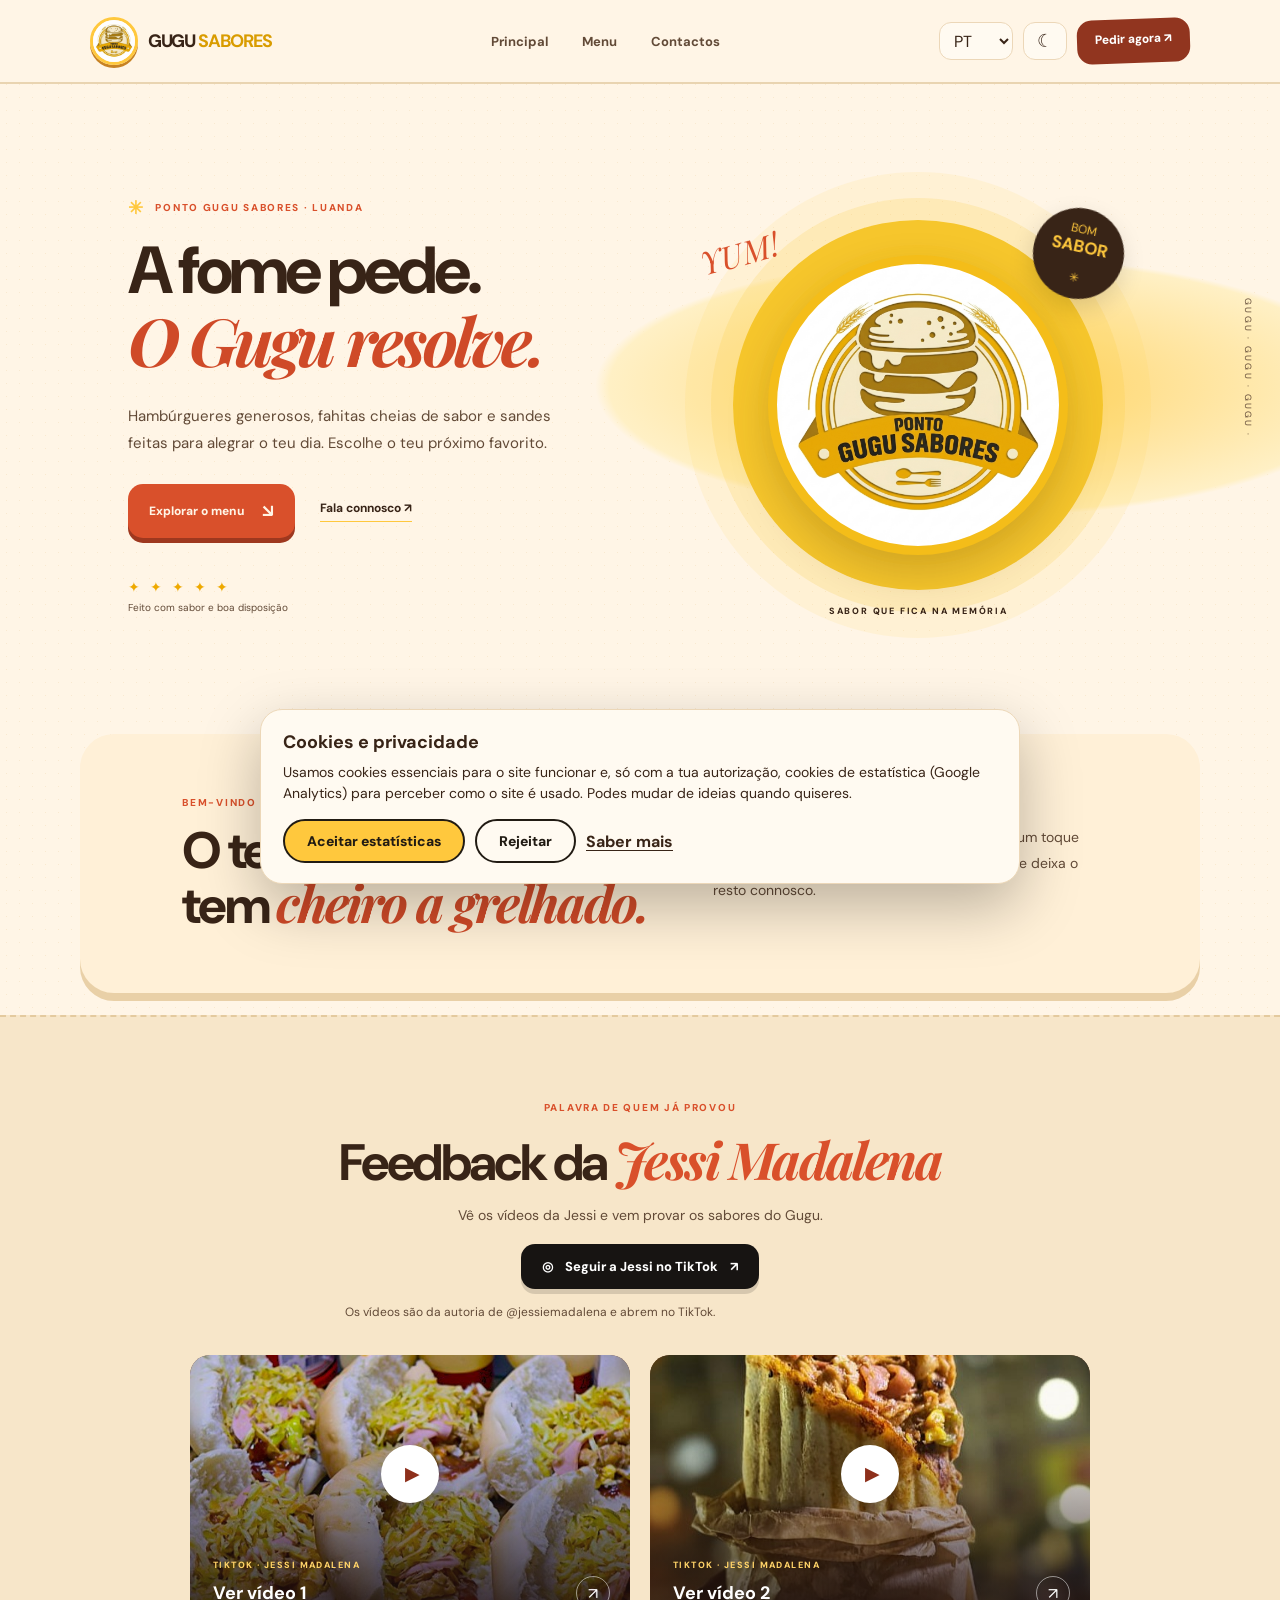
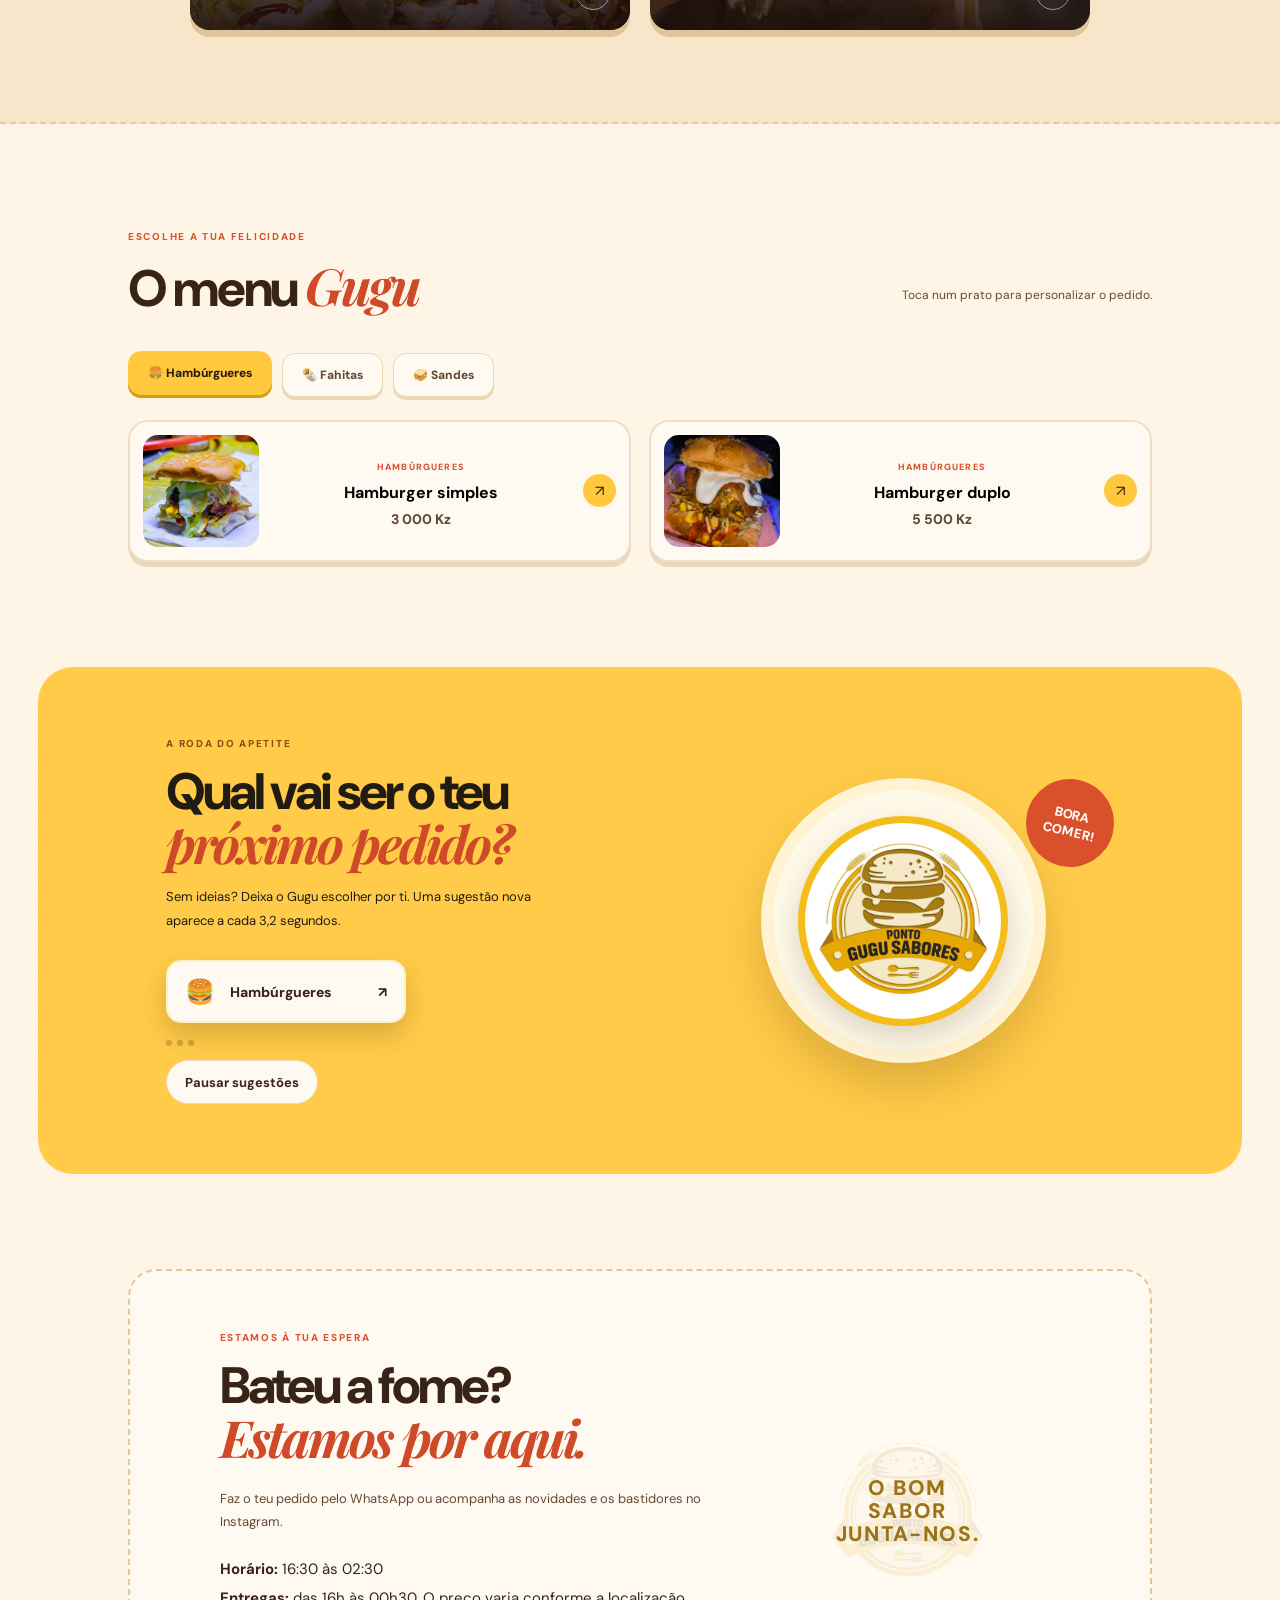
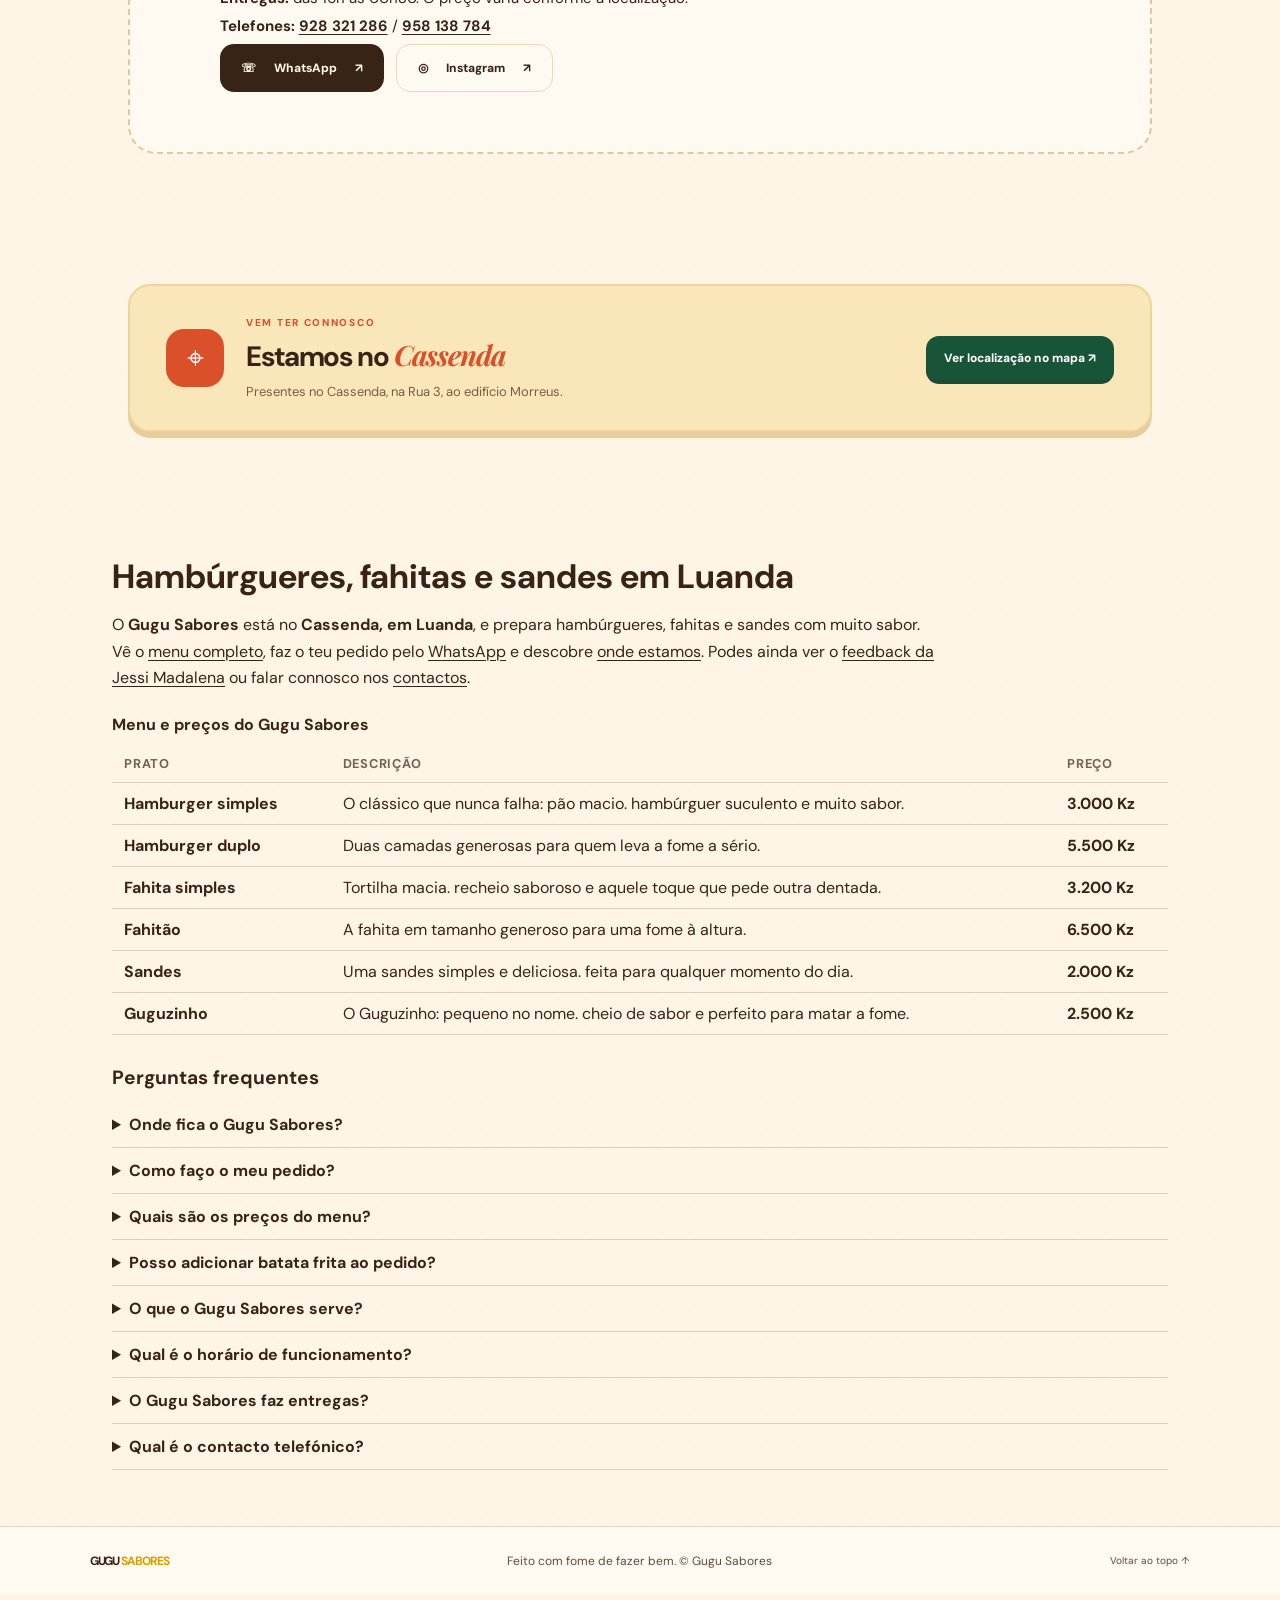
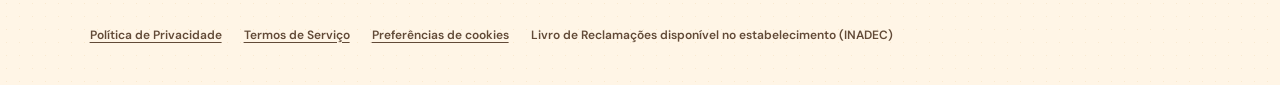
<file: public/index.html>
<!doctype html>
<html lang="pt">
<head>
<meta charset="utf-8">
<!-- Google tag (GTM-WSKVH3TZ) com Consent Mode: só carrega se o visitante já aceitou estatísticas; caso contrário carrega em cookies.js quando aceitar -->
<script>
window.dataLayer=window.dataLayer||[];function gtag(){dataLayer.push(arguments)}
gtag('consent','default',{analytics_storage:'denied',ad_storage:'denied',ad_user_data:'denied',ad_personalization:'denied'});window.__guguDefault=true;
(function(){var ok=false;try{var v=JSON.parse(localStorage.getItem('gugu-consent'));ok=!!(v&&v.v===1&&v.analytics===true&&Date.now()-v.ts<31536000000)}catch(e){}
if(!ok)return;gtag('consent','update',{analytics_storage:'granted'});
var s=document.createElement('script');s.async=true;s.src='https://www.googletagmanager.com/gtm.js?id=GTM-WSKVH3TZ';document.head.appendChild(s);
gtag('js',new Date());window.__guguTag=true})();
</script>
<meta name="viewport" content="width=device-width,initial-scale=1"><meta name="theme-color" content="#f6f0df">
<title>Gugu Sabores | Hambúrgueres e Fahitas em Luanda</title>
<meta name="description" content="Gugu Sabores no Cassenda, Luanda: hambúrgueres, fahitas e sandes com muito sabor, a partir de 2.000 Kz. Escolhe o teu prato e pede já pelo WhatsApp.">
<meta name="keywords" content="Gugu Sabores, Ponto Gugu Sabores, hambúrgueres em Luanda, hamburger Luanda, hamburger duplo, fahitas em Luanda, fahitão, sandes em Luanda, guguzinho, fast food Luanda, restaurante no Cassenda, comida no Cassenda, onde comer em Luanda, comida Angola, pedir comida pelo WhatsApp, hambúrguer barato Luanda, batata frita, menu e preços Luanda, Hamburguerias, lanche, Comida, Hamburguerias em Angola, Melhores Hamburguerias de Angola, Melhores hamburgueres, entrega de comida em Luanda, hambúrgueres ao domicílio">
<meta name="author" content="Gugu Sabores">
<meta name="robots" content="index,follow,max-image-preview:large,max-snippet:-1,max-video-preview:-1">
<meta name="googlebot" content="index,follow">
<meta name="geo.region" content="AO-LUA"><meta name="geo.placename" content="Cassenda, Luanda"><meta name="format-detection" content="telephone=yes">
<meta name="application-name" content="Gugu Sabores"><meta name="apple-mobile-web-app-title" content="Gugu Sabores"><meta name="msapplication-TileColor" content="#f4bd19"><meta name="rating" content="general"><meta name="referrer" content="strict-origin-when-cross-origin">
<meta name="bingbot" content="index,follow,max-image-preview:large,max-snippet:-1"><meta name="yandex" content="index,follow"><meta name="baiduspider" content="index,follow"><meta name="naver" content="index,follow"><meta name="coverage" content="Worldwide"><meta name="distribution" content="global"><meta name="content-language" content="pt-AO">
<!--
<meta name="google-site-verification" content="CODIGO_GOOGLE">
<meta name="msvalidate.01" content="CODIGO_BING">
<meta name="yandex-verification" content="CODIGO_YANDEX">
<meta name="baidu-site-verification" content="CODIGO_BAIDU">
<meta name="naver-site-verification" content="CODIGO_NAVER">
-->
<link rel="alternate" type="text/markdown" title="LLMs.txt" href="assets/llms.txt"><link rel="sitemap" type="application/xml" title="Sitemap" href="assets/sitemap.xml">
<link rel="stylesheet" href="seo.css"><link rel="stylesheet" href="a11y.css">
<link rel="canonical" href="https://gugu-sabores.web.app/">
<link rel="apple-touch-icon" sizes="180x180" href="assets/favicon_io/apple-touch-icon.png">
<link rel="icon" type="image/png" sizes="32x32" href="assets/favicon_io/favicon-32x32.png">
<link rel="icon" type="image/png" sizes="16x16" href="assets/favicon_io/favicon-16x16.png">
<link rel="manifest" href="assets/favicon_io/site.webmanifest">
<link rel="alternate" hreflang="pt" href="https://gugu-sabores.web.app/"><link rel="alternate" hreflang="x-default" href="https://gugu-sabores.web.app/">
<meta property="og:type" content="restaurant.restaurant"><meta property="og:site_name" content="Gugu Sabores"><meta property="og:locale" content="pt_AO">
<meta property="og:title" content="Gugu Sabores | A fome pede. O Gugu resolve.">
<meta property="og:description" content="Hambúrgueres generosos, fahitas cheias de sabor e sandes feitas para alegrar o teu dia. Estamos no Cassenda, Luanda.">
<meta property="og:url" content="https://gugu-sabores.web.app/"><meta property="og:image" content="https://gugu-sabores.web.app/assets/logo-gugu.jpg"><meta property="og:image:alt" content="Logo Gugu Sabores">
<meta name="twitter:card" content="summary_large_image"><meta name="twitter:title" content="Gugu Sabores | Hambúrgueres e Fahitas em Luanda">
<meta name="twitter:description" content="Escolhe o teu próximo favorito e peça pelo WhatsApp. Cassenda, Rua 3, Luanda."><meta name="twitter:image" content="https://gugu-sabores.web.app/assets/logo-gugu.jpg">
<link rel="preload" as="image" href="assets/logo-gugu.jpg">
<script type="application/ld+json">{
 "@context": "https://schema.org",
 "@graph": [
  {
   "@type": "WebSite",
   "@id": "https://gugu-sabores.web.app/#website",
   "url": "https://gugu-sabores.web.app/",
   "name": "Gugu Sabores",
   "inLanguage": [
    "pt",
    "en",
    "zh",
    "fr",
    "es",
    "ru"
   ],
   "publisher": {
    "@id": "https://gugu-sabores.web.app/#restaurant"
   }
  },
  {
   "@type": "WebPage",
   "@id": "https://gugu-sabores.web.app/#webpage",
   "url": "https://gugu-sabores.web.app/",
   "name": "Gugu Sabores | Hambúrgueres e Fahitas em Luanda",
   "description": "Gugu Sabores no Cassenda, Luanda: hambúrgueres, fahitas e sandes com muito sabor, a partir de 2.000 Kz. Escolhe o teu prato e pede já pelo WhatsApp.",
   "isPartOf": {
    "@id": "https://gugu-sabores.web.app/#website"
   },
   "about": {
    "@id": "https://gugu-sabores.web.app/#restaurant"
   },
   "inLanguage": "pt",
   "primaryImageOfPage": {
    "@type": "ImageObject",
    "url": "https://gugu-sabores.web.app/assets/logo-gugu.jpg"
   }
  },
  {
   "@type": "FastFoodRestaurant",
   "@id": "https://gugu-sabores.web.app/#restaurant",
   "name": "Gugu Sabores",
   "alternateName": [
    "Ponto Gugu Sabores",
    "Gugu"
   ],
   "url": "https://gugu-sabores.web.app/",
   "logo": "https://gugu-sabores.web.app/assets/logo-gugu.jpg",
   "image": [
    "https://gugu-sabores.web.app/assets/logo-gugu.jpg",
    "https://gugu-sabores.web.app/assets/fahitao.jpeg",
    "https://gugu-sabores.web.app/assets/guguzinho.jpeg",
    "https://gugu-sabores.web.app/assets/fahita-simples.jpeg"
   ],
   "description": "Hambúrgueres, fahitas e sandes com muito sabor em Luanda. Pedidos pelo WhatsApp. Entregas das 16h às 00h30.",
   "telephone": [
    "+244928321286",
    "+244958138784"
   ],
   "servesCuisine": [
    "Hambúrgueres",
    "Fahitas",
    "Sandes",
    "Fast food"
   ],
   "priceRange": "2.000 Kz - 6.500 Kz",
   "currenciesAccepted": "AOA",
   "knowsLanguage": [
    "pt",
    "en",
    "zh",
    "fr",
    "es",
    "ru"
   ],
   "address": {
    "@type": "PostalAddress",
    "streetAddress": "Rua 3, edifício Morreus",
    "addressLocality": "Cassenda",
    "addressRegion": "Luanda",
    "addressCountry": "AO"
   },
   "areaServed": {
    "@type": "City",
    "name": "Luanda"
   },
   "hasMap": "https://maps.app.goo.gl/YDpy7wGhnk9WptqW7",
   "sameAs": [
    "https://www.instagram.com/ponto_gugu_sabores",
    "https://www.tiktok.com/@jessiemadalena"
   ],
   "contactPoint": [
    {
     "@type": "ContactPoint",
     "telephone": "+244928321286",
     "contactType": "customer service",
     "availableLanguage": [
      "Portuguese"
     ],
     "url": "https://wa.me/244928321286"
    },
    {
     "@type": "ContactPoint",
     "telephone": "+244958138784",
     "contactType": "customer service",
     "availableLanguage": [
      "Portuguese"
     ]
    }
   ],
   "hasMenu": {
    "@type": "Menu",
    "name": "Menu Gugu",
    "url": "https://gugu-sabores.web.app/#menu",
    "inLanguage": "pt",
    "hasMenuSection": [
     {
      "@type": "MenuSection",
      "name": "Hambúrgueres",
      "hasMenuItem": [
       {
        "@type": "MenuItem",
        "name": "Hamburger simples",
        "description": "O clássico que nunca falha: pão macio, hambúrguer suculento e muito sabor.",
        "offers": {
         "@type": "Offer",
         "price": "3000",
         "priceCurrency": "AOA",
         "availability": "https://schema.org/InStock"
        }
       },
       {
        "@type": "MenuItem",
        "name": "Hamburger duplo",
        "description": "Duas camadas generosas para quem leva a fome a sério.",
        "offers": {
         "@type": "Offer",
         "price": "5500",
         "priceCurrency": "AOA",
         "availability": "https://schema.org/InStock"
        }
       }
      ]
     },
     {
      "@type": "MenuSection",
      "name": "Fahitas",
      "hasMenuItem": [
       {
        "@type": "MenuItem",
        "name": "Fahita simples",
        "description": "Tortilha macia, recheio saboroso e aquele toque que pede outra dentada.",
        "offers": {
         "@type": "Offer",
         "price": "3200",
         "priceCurrency": "AOA",
         "availability": "https://schema.org/InStock"
        },
        "image": "https://gugu-sabores.web.app/assets/fahita-simples.jpeg"
       },
       {
        "@type": "MenuItem",
        "name": "Fahitão",
        "description": "A fahita em tamanho generoso para uma fome à altura.",
        "offers": {
         "@type": "Offer",
         "price": "6500",
         "priceCurrency": "AOA",
         "availability": "https://schema.org/InStock"
        },
        "image": "https://gugu-sabores.web.app/assets/fahitao.jpeg"
       }
      ]
     },
     {
      "@type": "MenuSection",
      "name": "Sandes",
      "hasMenuItem": [
       {
        "@type": "MenuItem",
        "name": "Sandes",
        "description": "Uma sandes simples e deliciosa, feita para qualquer momento do dia.",
        "offers": {
         "@type": "Offer",
         "price": "2000",
         "priceCurrency": "AOA",
         "availability": "https://schema.org/InStock"
        }
       },
       {
        "@type": "MenuItem",
        "name": "Guguzinho",
        "description": "O Guguzinho: pequeno no nome, cheio de sabor e perfeito para matar a fome.",
        "offers": {
         "@type": "Offer",
         "price": "2500",
         "priceCurrency": "AOA",
         "availability": "https://schema.org/InStock"
        },
        "image": "https://gugu-sabores.web.app/assets/guguzinho.jpeg"
       }
      ]
     }
    ]
   },
   "potentialAction": {
    "@type": "OrderAction",
    "target": {
     "@type": "EntryPoint",
     "urlTemplate": "https://wa.me/244928321286",
     "actionPlatform": [
      "http://schema.org/DesktopWebPlatform",
      "http://schema.org/MobileWebPlatform"
     ]
    },
    "deliveryMethod": [
     "http://purl.org/goodrelations/v1#DeliveryModeOwnFleet",
     "http://purl.org/goodrelations/v1#DeliveryModePickUp"
    ]
   },
   "openingHoursSpecification": [
    {
     "@type": "OpeningHoursSpecification",
     "dayOfWeek": [
      "Monday",
      "Tuesday",
      "Wednesday",
      "Thursday",
      "Friday",
      "Saturday",
      "Sunday"
     ],
     "opens": "16:30",
     "closes": "02:30"
    }
   ]
  },
  {
   "@type": "FAQPage",
   "@id": "https://gugu-sabores.web.app/#faq",
   "mainEntity": [
    {
     "@type": "Question",
     "name": "Onde fica o Gugu Sabores?",
     "acceptedAnswer": {
      "@type": "Answer",
      "text": "O Gugu Sabores está no Cassenda, em Luanda, na Rua 3, junto ao edifício Morreus. Podes abrir a localização no Google Maps através do botão na página."
     }
    },
    {
     "@type": "Question",
     "name": "Como faço o meu pedido?",
     "acceptedAnswer": {
      "@type": "Answer",
      "text": "Escolhe o prato no menu, define a quantidade, adiciona batata frita se quiseres e toca em «Pedir pelo WhatsApp». O pedido abre numa conversa de WhatsApp já preenchida com o número +244 928 321 286."
     }
    },
    {
     "@type": "Question",
     "name": "Quais são os preços do menu?",
     "acceptedAnswer": {
      "@type": "Answer",
      "text": "Sandes 2.000 Kz, Guguzinho 2.500 Kz, Fahita simples 3.200 Kz, Hamburger simples 3.000 Kz, Hamburger duplo 5.500 Kz e Fahitão 6.500 Kz."
     }
    },
    {
     "@type": "Question",
     "name": "Posso adicionar batata frita ao pedido?",
     "acceptedAnswer": {
      "@type": "Answer",
      "text": "Sim. Podes adicionar batata frita a qualquer prato por mais 1.500 Kz por unidade."
     }
    },
    {
     "@type": "Question",
     "name": "O que o Gugu Sabores serve?",
     "acceptedAnswer": {
      "@type": "Answer",
      "text": "Hambúrgueres, fahitas e sandes preparados com muito sabor, incluindo o Hamburger duplo, o Fahitão e o Guguzinho."
     }
    },
    {
     "@type": "Question",
     "name": "Qual é o horário de funcionamento?",
     "acceptedAnswer": {
      "@type": "Answer",
      "text": "O Gugu Sabores abre das 16:30 às 02:30."
     }
    },
    {
     "@type": "Question",
     "name": "O Gugu Sabores faz entregas?",
     "acceptedAnswer": {
      "@type": "Answer",
      "text": "Sim. As entregas estão disponíveis das 16h às 00h30 e o preço varia conforme a tua localização. Confirmamos o valor da entrega na conversa de WhatsApp antes de finalizares o pedido."
     }
    },
    {
     "@type": "Question",
     "name": "Qual é o contacto telefónico?",
     "acceptedAnswer": {
      "@type": "Answer",
      "text": "Podes ligar ou escrever para 928 321 286 ou 958 138 784."
     }
    }
   ]
  }
 ]
}</script>
<link rel="stylesheet" href="style.css"><link rel="stylesheet" href="restaurant.css"><script src="app.js" defer></script><script src="restaurant.js" defer></script><script src="a11y.js" defer></script><script src="cookies.js" defer></script>
</head>
<body>
<a class="skip-link" href="#conteudo" data-l="skip">Saltar para o conteúdo</a>
<header class="topbar"><a class="brand" href="#inicio" title="Gugu Sabores — início" aria-label="Gugu Sabores, início"><img src="assets/logo-gugu.jpg" alt="Logótipo do Gugu Sabores, restaurante no Cassenda, Luanda" width="48" height="48" fetchpriority="high"><span>GUGU <b>SABORES</b></span></a><nav id="main-nav" aria-label="Principal"><a href="#inicio" title="Gugu Sabores — Principal" data-i="navHome">Principal</a><a href="#menu" title="Menu e preços: hambúrgueres, fahitas e sandes" data-i="navMenu">Menu</a><a href="#contactos" title="Contactos do Gugu Sabores: WhatsApp e Instagram" data-i="navContact">Contactos</a></nav><div class="tools"><select id="language" aria-label="Idioma"><option value="pt">PT</option><option value="en">EN</option><option value="zh">中文</option><option value="fr">FR</option><option value="es">ES</option><option value="ru">RU</option></select><button id="theme" class="icon-btn" aria-label="Alternar modo claro e escuro" title="Tema">☾</button><a class="order-top" href="#menu" title="Pedir agora no Gugu Sabores" data-i="order">Pedir agora ↗</a></div><button class="mobile-menu" aria-label="Abrir menu" aria-controls="main-nav" aria-expanded="false">☰</button></header>
<main id="conteudo" tabindex="-1">
<section class="hero" id="inicio" title="Gugu Sabores — hambúrgueres, fahitas e sandes em Luanda"><div class="hero-copy reveal"><p class="kicker"><span aria-hidden="true">✳</span> <span data-i="kicker">PONTO GUGU SABORES · LUANDA</span></p><h1 data-i="heroTitle">A fome pede.<br><em>O Gugu resolve.</em></h1><p class="hero-desc" data-i="heroDesc">Hambúrgueres generosos, fahitas cheias de sabor e sandes feitas para alegrar o teu dia. Escolhe o teu próximo favorito.</p><div class="hero-actions"><a href="#menu" class="btn btn-dark"><span data-i="seeMenu">Explorar o menu</span> <b aria-hidden="true">↘</b></a><a href="#contactos" class="plain-link" data-i="talk">Fala connosco ↗</a></div><div class="trust"><span aria-hidden="true">✦ ✦ ✦ ✦ ✦</span><small data-i="goodMood">Feito com sabor e boa disposição</small></div></div><div class="hero-visual reveal"><div class="sun" aria-hidden="true"></div><div class="hero-badge" aria-hidden="true">BOM<br><b>SABOR</b><br>✳</div><div class="food-illustration burger-art" role="img" aria-label="Logótipo do Gugu Sabores"><i class="bun-top"></i><i class="lettuce"></i><i class="cheese"></i><i class="patty"></i><i class="tomato"></i><i class="bun-bottom"></i></div><span class="scribble" aria-hidden="true">YUM!</span><span class="hero-caption" data-i="fresh">SABOR QUE FICA NA MEMÓRIA</span></div><span class="side-note" aria-hidden="true">GUGU · GUGU · GUGU ·</span></section>
<section class="welcome reveal"><div><p class="kicker" data-i="welcomeKicker">BEM-VINDO À NOSSA CASA</p><h2 data-i="welcomeTitle">O teu lugar feliz<br>tem <em>cheiro a grelhado.</em></h2></div><p data-i="welcomeText">Aqui, cada pedido é preparado com carinho e um toque de ousadia. Junta a malta, escolhe o teu sabor e deixa o resto connosco.</p></section>
<section class="feedback-section" id="feedback" title="Feedback da Jessi Madalena sobre o Gugu Sabores"><div class="feedback-heading reveal"><p class="kicker" data-i="feedbackKicker">PALAVRA DE QUEM JÁ PROVOU</p><h2 data-i="feedbackTitle">Feedback da <em>Jessi Madalena</em></h2><p data-i="feedbackText">Vê os vídeos da Jessi e vem provar os sabores do Gugu.</p><a class="tiktok-follow" title="Jessi Madalena no TikTok" href="https://www.tiktok.com/@jessiemadalena" target="_blank" rel="noopener"><span aria-hidden="true">◎</span> <span data-i="tiktokFollow">Seguir a Jessi no TikTok</span> <b aria-hidden="true">↗</b></a><small class="legal-note" data-l="videoNote">Os vídeos são da autoria de @jessiemadalena e abrem no TikTok.</small></div><div class="video-grid"><a class="video-cover reveal" title="Vídeo 1 da Jessi Madalena no TikTok: Guguzinho" href="https://vt.tiktok.com/ZSp1gmkGe/" target="_blank" rel="noopener"><img loading="lazy" decoding="async" src="assets/guguzinho.jpeg" alt="Capa do vídeo 1 da Jessi Madalena no TikTok: o Guguzinho, sandes do Gugu Sabores"><span class="video-play" aria-hidden="true">▶</span><span class="video-caption"><small>TIKTOK · JESSI MADALENA</small><b data-i="videoOne">Ver vídeo 1</b><i aria-hidden="true">↗</i></span></a><a class="video-cover reveal" title="Vídeo 2 da Jessi Madalena no TikTok: Fahitão" href="https://vt.tiktok.com/ZSp1gPHYN/" target="_blank" rel="noopener"><img loading="lazy" decoding="async" src="assets/fahitao.jpeg" alt="Capa do vídeo 2 da Jessi Madalena no TikTok: o Fahitão, fahita grande do Gugu Sabores"><span class="video-play" aria-hidden="true">▶</span><span class="video-caption"><small>TIKTOK · JESSI MADALENA</small><b data-i="videoTwo">Ver vídeo 2</b><i aria-hidden="true">↗</i></span></a></div></section>
<section class="menu-section" id="menu" title="Menu Gugu Sabores: hambúrgueres, fahitas e sandes"><div class="section-head reveal"><div><p class="kicker" data-i="menuKicker">ESCOLHE A TUA FELICIDADE</p><h2 data-i="menuTitle">O menu <em>Gugu</em></h2></div><p data-i="menuHint">Toca num prato para personalizar o pedido.</p></div><div class="category-tabs" role="group" aria-label="Categorias do menu"><button class="cat-tab active" data-cat="burger" aria-pressed="true" data-i="catBurger">🍔 Hambúrgueres</button><button class="cat-tab" data-cat="fahita" aria-pressed="false" data-i="catFahita">🌯 Fahitas</button><button class="cat-tab" data-cat="sandes" aria-pressed="false" data-i="catSandes">🥪 Sandes</button></div><div class="product-grid" id="product-grid"></div>
<div class="builder" id="builder" role="region" aria-labelledby="selected-title"><div class="builder-top"><div><p class="kicker" data-i="yourOrder">O TEU PEDIDO</p><h3 id="selected-title" tabindex="-1">Hamburger simples</h3></div><button class="close-builder" id="close-builder" aria-label="Fechar personalização do pedido">×</button></div><div class="builder-content"><div class="builder-visual" id="builder-visual"></div><div class="builder-options"><p id="selected-description" class="product-description"></p><div class="option-row"><label for="quantity" data-i="quantity">Quantidade</label><div class="stepper"><button id="minus" aria-label="Diminuir">−</button><input id="quantity" type="number" min="1" max="99" value="1"><button id="plus" aria-label="Aumentar">+</button></div></div><label class="extra-option"><input id="fries" type="checkbox"><span class="checkmark" aria-hidden="true">✓</span><span><b data-i="fries">Adicionar batata frita</b><small data-i="friesPrice">+ 1.500 Kz por unidade</small></span></label><div class="total-row"><span data-i="total">Total do pedido</span><strong id="total" aria-live="polite" aria-atomic="true">3.000 Kz</strong></div><a id="whatsapp-order" class="btn btn-whatsapp" target="_blank" rel="noopener"><span aria-hidden="true">☏</span> <span data-i="orderWhatsapp">Pedir pelo WhatsApp</span> ↗</a><small class="order-note" data-i="orderNote">O pedido abre numa conversa WhatsApp já preenchida.</small><small class="legal-note" data-l="orderPrivacy">Ao pedir pelo WhatsApp, a conversa é tratada também pelo WhatsApp (Meta). Partilha apenas o necessário. <a href="privacidade.html">Política de Privacidade</a>.</small><small class="legal-note" data-l="allergens">Ingredientes e alergénios: pergunta-nos antes de finalizar o pedido.</small><small class="legal-note" data-l="orderDelivery">Entregas das 16h às 00h30. O preço da entrega varia conforme a localização e é confirmado antes de finalizares o pedido.</small></div></div></div></section>
<section class="random-section"><div class="random-copy reveal"><p class="kicker" data-i="surpriseKicker">A RODA DO APETITE</p><h2 data-i="surpriseTitle">Qual vai ser o teu<br><em>próximo pedido?</em></h2><p data-i="surpriseText">Sem ideias? Deixa o Gugu escolher por ti. Uma sugestão nova aparece a cada 3,2 segundos.</p><a id="random-link" href="#menu" title="Ver o menu do Gugu Sabores" class="random-pick"><span id="random-emoji">🍔</span><span id="random-category">Hambúrgueres</span><b aria-hidden="true">↗</b></a><div class="random-dots" aria-hidden="true"><i></i><i></i><i></i></div><button type="button" id="random-pause" class="random-pause" aria-pressed="false" data-l="pause">Pausar sugestões</button></div><div class="random-art"><span class="burst" aria-hidden="true">BORA<br>COMER!</span><div class="plate"><div class="food-illustration burger-art" role="img" aria-label="Logótipo do Gugu Sabores"><i class="bun-top"></i><i class="lettuce"></i><i class="cheese"></i><i class="patty"></i><i class="tomato"></i><i class="bun-bottom"></i></div></div></div></section>
<section class="contact-section" id="contactos" title="Contactos do Gugu Sabores"><div class="contact-card reveal"><div><p class="kicker" data-i="contactKicker">ESTAMOS À TUA ESPERA</p><h2 data-i="contactTitle">Bateu a fome?<br><em>Estamos por aqui.</em></h2><p data-i="contactText">Faz o teu pedido pelo WhatsApp ou acompanha as novidades e os bastidores no Instagram.</p><ul class="contact-info"><li data-l="infoHours"><strong>Horário:</strong> 16:30 às 02:30</li><li data-l="infoDelivery"><strong>Entregas:</strong> das 16h às 00h30. O preço varia conforme a localização.</li><li data-l="infoPhones"><strong>Telefones:</strong> <a href="tel:+244928321286">928 321 286</a> / <a href="tel:+244958138784">958 138 784</a></li></ul><div class="contact-links"><a class="btn btn-dark" title="Pedir ao Gugu Sabores pelo WhatsApp" href="https://wa.me/244928321286" target="_blank" rel="noopener"><span aria-hidden="true">☏</span> WhatsApp <b aria-hidden="true">↗</b></a><a class="btn btn-outline" title="Gugu Sabores no Instagram" href="https://www.instagram.com/ponto_gugu_sabores?cplk=MWV0ZDNrbjE4c3l1Zg==" target="_blank" rel="noopener"><span aria-hidden="true">◎</span> Instagram <b aria-hidden="true">↗</b></a></div></div><div class="contact-mark"><img src="assets/logo-gugu.jpg" alt=""><span>O BOM<br>SABOR<br>JUNTA-NOS.</span></div></div></section>
<section class="location-section reveal" id="localizacao" title="Localização do Gugu Sabores no Cassenda, Luanda"><div class="location-card"><div class="location-pin" aria-hidden="true">⌖</div><div><p class="kicker" data-i="locationKicker">VEM TER CONNOSCO</p><h2 data-i="locationTitle">Estamos no <em>Cassenda</em></h2><p data-i="locationText">Presentes no Cassenda, na Rua 3, ao edifício Morreus.</p></div><a class="map-link" title="Gugu Sabores no Cassenda, Luanda: ver no Google Maps" href="https://maps.app.goo.gl/YDpy7wGhnk9WptqW7?g_st=ac" target="_blank" rel="noopener"><span data-i="mapLabel">Ver localização no mapa</span> ↗</a></div></section>
<section class="seo-info" id="sobre" lang="pt" aria-labelledby="seo-title"><div class="seo-wrap"><h2 id="seo-title">Hambúrgueres, fahitas e sandes em Luanda</h2><p>O <strong>Gugu Sabores</strong> está no <strong>Cassenda, em Luanda</strong>, e prepara hambúrgueres, fahitas e sandes com muito sabor. Vê o <a href="#menu">menu completo</a>, faz o teu pedido pelo <a href="https://wa.me/244928321286" target="_blank" rel="noopener">WhatsApp</a> e descobre <a href="#localizacao">onde estamos</a>. Podes ainda ver o <a href="#feedback">feedback da Jessi Madalena</a> ou falar connosco nos <a href="#contactos">contactos</a>.</p><div class="seo-table-wrap"><table><caption>Menu e preços do Gugu Sabores</caption><thead><tr><th scope="col">Prato</th><th scope="col">Descrição</th><th scope="col">Preço</th></tr></thead><tbody><tr><th scope="row">Hamburger simples</th><td>O clássico que nunca falha: pão macio. hambúrguer suculento e muito sabor.</td><td>3.000 Kz</td></tr><tr><th scope="row">Hamburger duplo</th><td>Duas camadas generosas para quem leva a fome a sério.</td><td>5.500 Kz</td></tr><tr><th scope="row">Fahita simples</th><td>Tortilha macia. recheio saboroso e aquele toque que pede outra dentada.</td><td>3.200 Kz</td></tr><tr><th scope="row">Fahitão</th><td>A fahita em tamanho generoso para uma fome à altura.</td><td>6.500 Kz</td></tr><tr><th scope="row">Sandes</th><td>Uma sandes simples e deliciosa. feita para qualquer momento do dia.</td><td>2.000 Kz</td></tr><tr><th scope="row">Guguzinho</th><td>O Guguzinho: pequeno no nome. cheio de sabor e perfeito para matar a fome.</td><td>2.500 Kz</td></tr></tbody></table></div><h3>Perguntas frequentes</h3><details><summary>Onde fica o Gugu Sabores?</summary><p>O Gugu Sabores está no Cassenda, em Luanda, na Rua 3, junto ao edifício Morreus. Podes abrir a localização no Google Maps através do botão na página.</p></details><details><summary>Como faço o meu pedido?</summary><p>Escolhe o prato no menu, define a quantidade, adiciona batata frita se quiseres e toca em «Pedir pelo WhatsApp». O pedido abre numa conversa de WhatsApp já preenchida com o número +244 928 321 286.</p></details><details><summary>Quais são os preços do menu?</summary><p>Sandes 2.000 Kz, Guguzinho 2.500 Kz, Fahita simples 3.200 Kz, Hamburger simples 3.000 Kz, Hamburger duplo 5.500 Kz e Fahitão 6.500 Kz.</p></details><details><summary>Posso adicionar batata frita ao pedido?</summary><p>Sim. Podes adicionar batata frita a qualquer prato por mais 1.500 Kz por unidade.</p></details><details><summary>O que o Gugu Sabores serve?</summary><p>Hambúrgueres, fahitas e sandes preparados com muito sabor, incluindo o Hamburger duplo, o Fahitão e o Guguzinho.</p></details><details><summary>Qual é o horário de funcionamento?</summary><p>O Gugu Sabores abre das 16:30 às 02:30.</p></details><details><summary>O Gugu Sabores faz entregas?</summary><p>Sim. As entregas estão disponíveis das 16h às 00h30 e o preço varia conforme a tua localização. Confirmamos o valor da entrega na conversa de WhatsApp antes de finalizares o pedido.</p></details><details><summary>Qual é o contacto telefónico?</summary><p>Podes ligar ou escrever para 928 321 286 ou 958 138 784.</p></details></div></section>
</main><footer><a class="brand footer-brand" href="#inicio"><span>GUGU <b>SABORES</b></span></a><span data-i="footer">Feito com fome de fazer bem. © Gugu Sabores</span><a href="#inicio" title="Voltar ao topo" data-i="backTop">Voltar ao topo ↑</a></footer>
<div class="legal-bar"><nav aria-label="Legal"><a href="privacidade.html" data-l="privacy">Política de Privacidade</a><a href="termos.html" data-l="terms">Termos de Serviço</a><button type="button" class="linklike" id="cookie-prefs" data-l="cookiePrefs">Preferências de cookies</button><span data-l="complaints">Livro de Reclamações disponível no estabelecimento (INADEC)</span></nav></div>
</body></html>
</file>
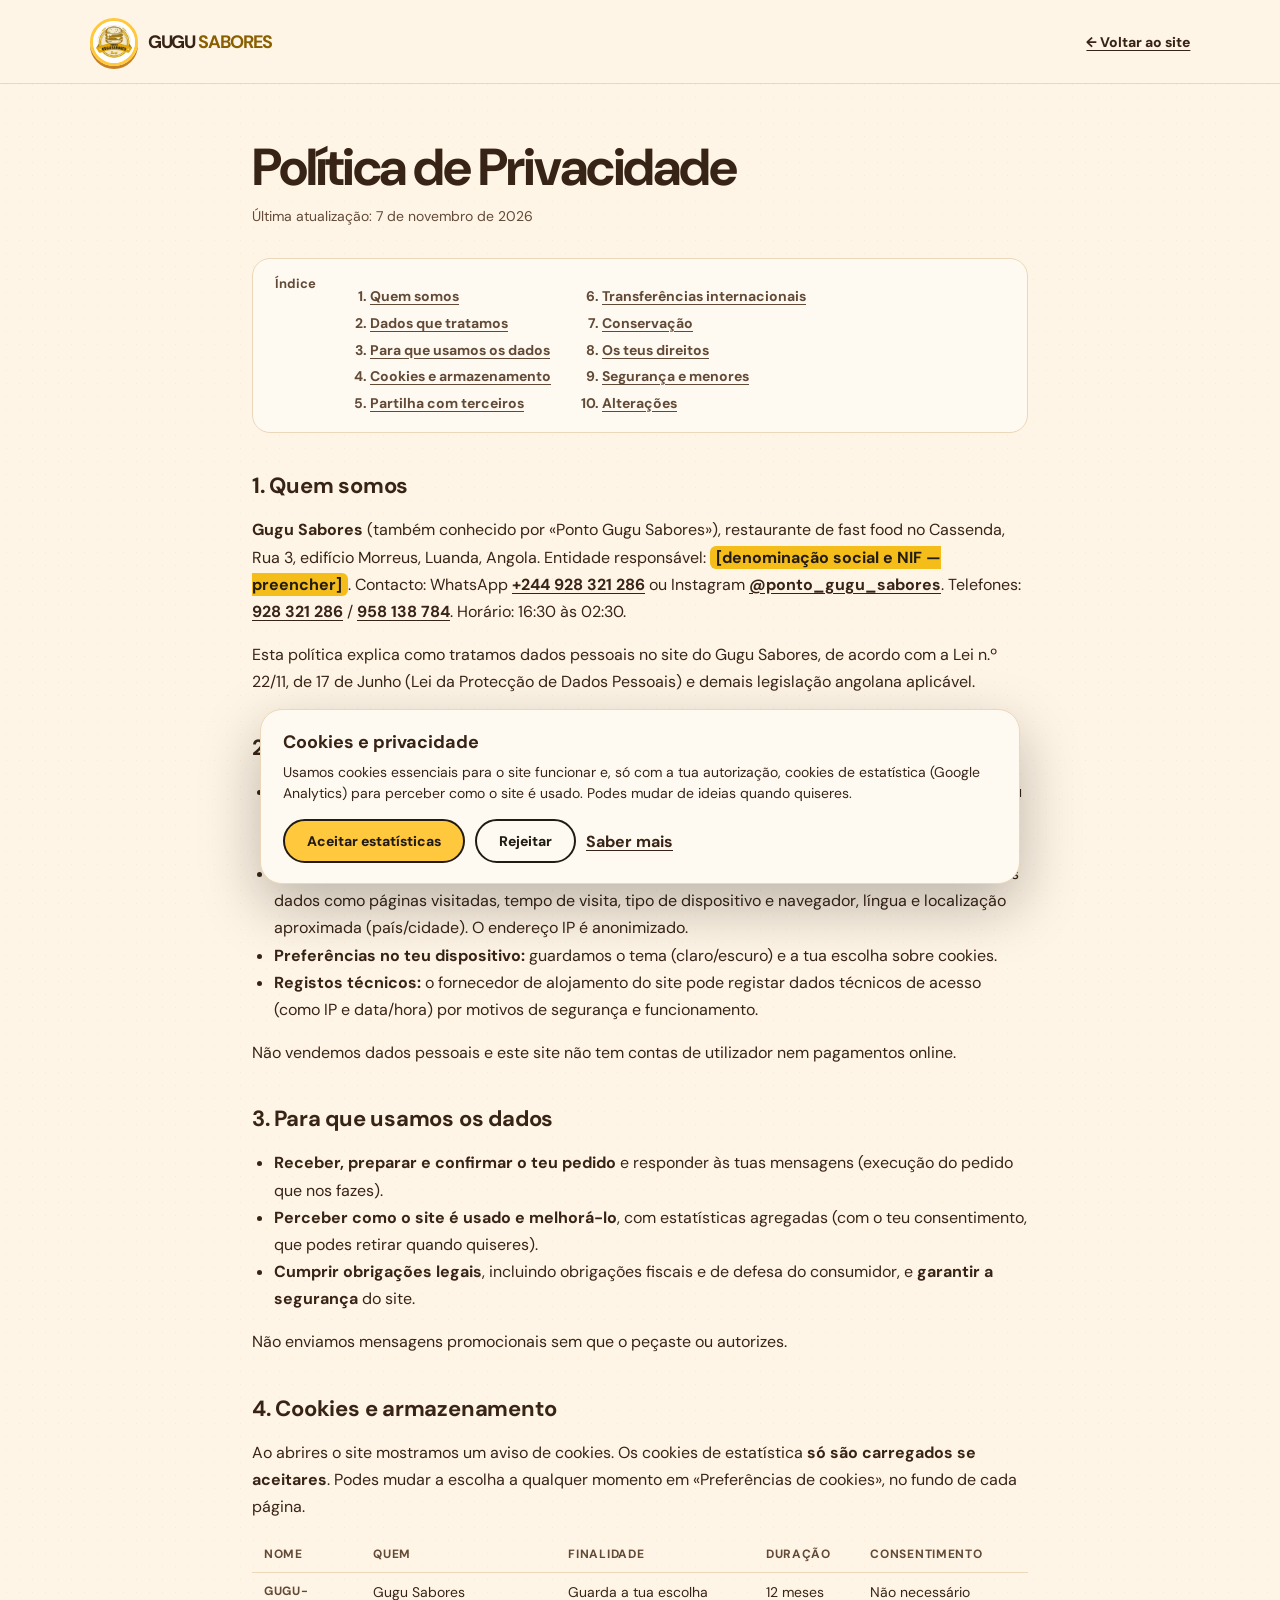
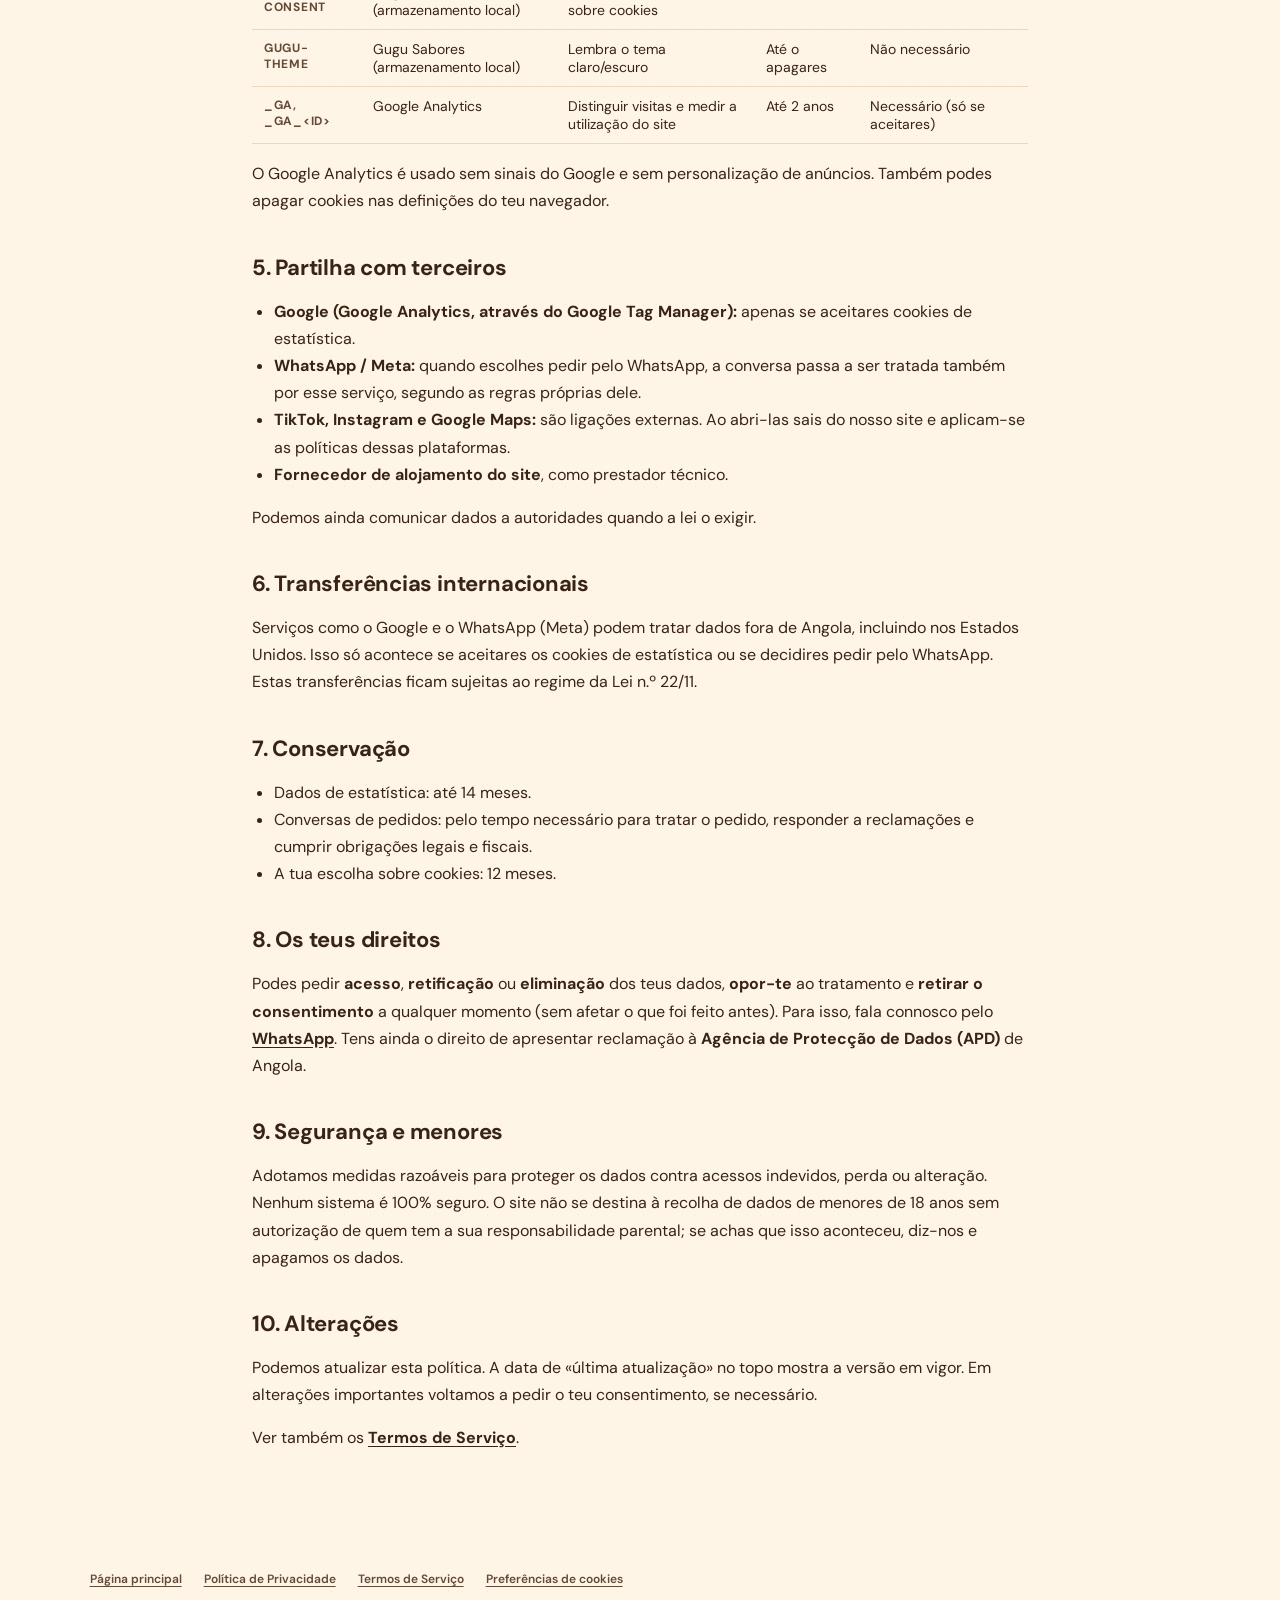
<file: public/privacidade.html>
<!doctype html>
<html lang="pt">
<head>
<meta charset="utf-8">
<!-- Google tag (GTM-WSKVH3TZ) com Consent Mode: só carrega se o visitante já aceitou estatísticas; caso contrário carrega em cookies.js quando aceitar -->
<script>
window.dataLayer=window.dataLayer||[];function gtag(){dataLayer.push(arguments)}
gtag('consent','default',{analytics_storage:'denied',ad_storage:'denied',ad_user_data:'denied',ad_personalization:'denied'});window.__guguDefault=true;
(function(){var ok=false;try{var v=JSON.parse(localStorage.getItem('gugu-consent'));ok=!!(v&&v.v===1&&v.analytics===true&&Date.now()-v.ts<31536000000)}catch(e){}
if(!ok)return;gtag('consent','update',{analytics_storage:'granted'});
var s=document.createElement('script');s.async=true;s.src='https://www.googletagmanager.com/gtm.js?id=GTM-WSKVH3TZ';document.head.appendChild(s);
gtag('js',new Date());window.__guguTag=true})();
</script>
<meta name="viewport" content="width=device-width,initial-scale=1,viewport-fit=cover"><meta name="theme-color" content="#f6f0df">
<title>Política de Privacidade | Gugu Sabores</title>
<meta name="description" content="Como o Gugu Sabores trata os teus dados pessoais, cookies e Google Analytics, e como podes exercer os teus direitos, nos termos da Lei n.º 22/11 de Angola.">
<meta name="robots" content="index,follow"><link rel="canonical" href="https://gugu-sabores.web.app/privacidade.html">
<link rel="apple-touch-icon" sizes="180x180" href="assets/favicon_io/apple-touch-icon.png">
<link rel="icon" type="image/png" sizes="32x32" href="assets/favicon_io/favicon-32x32.png">
<link rel="icon" type="image/png" sizes="16x16" href="assets/favicon_io/favicon-16x16.png">
<link rel="manifest" href="assets/favicon_io/site.webmanifest">
<meta property="og:type" content="website"><meta property="og:site_name" content="Gugu Sabores"><meta property="og:locale" content="pt_AO"><meta property="og:title" content="Política de Privacidade | Gugu Sabores"><meta property="og:description" content="Como o Gugu Sabores trata os teus dados pessoais, cookies e Google Analytics, e como podes exercer os teus direitos, nos termos da Lei n.º 22/11 de Angola."><meta property="og:url" content="https://gugu-sabores.web.app/privacidade.html"><meta property="og:image" content="https://gugu-sabores.web.app/assets/logo-gugu.jpg">
<link rel="stylesheet" href="style.css"><link rel="stylesheet" href="a11y.css"><link rel="stylesheet" href="legal.css">
<script src="a11y.js" defer></script><script src="cookies.js" defer></script>
</head>
<body>
<script>try{if(localStorage.getItem('gugu-theme')==='dark')document.body.classList.add('dark')}catch(e){}</script>
<a class="skip-link" href="#conteudo">Saltar para o conteúdo</a>
<header class="legal-header"><a class="brand" href="index.html" aria-label="Gugu Sabores, página principal"><img src="assets/logo-gugu.jpg" alt="Logótipo do Gugu Sabores" width="48" height="48"><span>GUGU <b>SABORES</b></span></a><a class="legal-back" href="index.html">← Voltar ao site</a></header>
<main id="conteudo" tabindex="-1" class="legal-main">

<h1>Política de Privacidade</h1>
<p class="updated">Última atualização: 7 de novembro de 2026</p>
<nav class="toc" aria-label="Índice"><strong>Índice</strong><ol><li><a href="#quem">Quem somos</a></li><li><a href="#dados">Dados que tratamos</a></li><li><a href="#finalidades">Para que usamos os dados</a></li><li><a href="#cookies">Cookies e armazenamento</a></li><li><a href="#partilha">Partilha com terceiros</a></li><li><a href="#transferencias">Transferências internacionais</a></li><li><a href="#conservacao">Conservação</a></li><li><a href="#direitos">Os teus direitos</a></li><li><a href="#seguranca">Segurança e menores</a></li><li><a href="#alteracoes">Alterações</a></li></ol></nav>
<h2 id="quem">1. Quem somos</h2><p><strong>Gugu Sabores</strong> (também conhecido por «Ponto Gugu Sabores»), restaurante de fast food no Cassenda, Rua 3, edifício Morreus, Luanda, Angola. Entidade responsável: <mark class="fill">[denominação social e NIF — preencher]</mark>. Contacto: WhatsApp <a href="https://wa.me/244928321286" target="_blank" rel="noopener">+244 928 321 286</a> ou Instagram <a href="https://www.instagram.com/ponto_gugu_sabores" target="_blank" rel="noopener">@ponto_gugu_sabores</a>. Telefones: <a href="tel:+244928321286">928 321 286</a> / <a href="tel:+244958138784">958 138 784</a>. Horário: 16:30 às 02:30.</p>
<p>Esta política explica como tratamos dados pessoais no site do Gugu Sabores, de acordo com a Lei n.º 22/11, de 17 de Junho (Lei da Protecção de Dados Pessoais) e demais legislação angolana aplicável.</p>
<h2 id="dados">2. Dados que tratamos</h2>
<ul><li><strong>Pedidos pelo WhatsApp:</strong> quando tocas em «Pedir pelo WhatsApp», abre-se uma conversa com o teu pedido já escrito. Recebemos o teu número de telefone, o nome do teu perfil e o que escreveres (por exemplo, nome, morada ou observações). Partilha apenas o necessário.</li>
<li><strong>Estatísticas de utilização (só com o teu consentimento):</strong> através do Google Analytics recolhemos dados como páginas visitadas, tempo de visita, tipo de dispositivo e navegador, língua e localização aproximada (país/cidade). O endereço IP é anonimizado.</li>
<li><strong>Preferências no teu dispositivo:</strong> guardamos o tema (claro/escuro) e a tua escolha sobre cookies.</li>
<li><strong>Registos técnicos:</strong> o fornecedor de alojamento do site pode registar dados técnicos de acesso (como IP e data/hora) por motivos de segurança e funcionamento.</li></ul>
<p>Não vendemos dados pessoais e este site não tem contas de utilizador nem pagamentos online.</p>
<h2 id="finalidades">3. Para que usamos os dados</h2>
<ul><li><strong>Receber, preparar e confirmar o teu pedido</strong> e responder às tuas mensagens (execução do pedido que nos fazes).</li>
<li><strong>Perceber como o site é usado e melhorá-lo</strong>, com estatísticas agregadas (com o teu consentimento, que podes retirar quando quiseres).</li>
<li><strong>Cumprir obrigações legais</strong>, incluindo obrigações fiscais e de defesa do consumidor, e <strong>garantir a segurança</strong> do site.</li></ul>
<p>Não enviamos mensagens promocionais sem que o peçaste ou autorizes.</p>
<h2 id="cookies">4. Cookies e armazenamento</h2>
<p>Ao abrires o site mostramos um aviso de cookies. Os cookies de estatística <strong>só são carregados se aceitares</strong>. Podes mudar a escolha a qualquer momento em «Preferências de cookies», no fundo de cada página.</p>
<div class="table-wrap"><table><caption class="sr-only">Cookies e armazenamento local usados no site</caption><thead><tr><th scope="col">Nome</th><th scope="col">Quem</th><th scope="col">Finalidade</th><th scope="col">Duração</th><th scope="col">Consentimento</th></tr></thead><tbody>
<tr><th scope="row">gugu-consent</th><td>Gugu Sabores (armazenamento local)</td><td>Guarda a tua escolha sobre cookies</td><td>12 meses</td><td>Não necessário</td></tr>
<tr><th scope="row">gugu-theme</th><td>Gugu Sabores (armazenamento local)</td><td>Lembra o tema claro/escuro</td><td>Até o apagares</td><td>Não necessário</td></tr>
<tr><th scope="row">_ga, _ga_&lt;ID&gt;</th><td>Google Analytics</td><td>Distinguir visitas e medir a utilização do site</td><td>Até 2 anos</td><td>Necessário (só se aceitares)</td></tr></tbody></table></div>
<p>O Google Analytics é usado sem sinais do Google e sem personalização de anúncios. Também podes apagar cookies nas definições do teu navegador.</p>
<h2 id="partilha">5. Partilha com terceiros</h2>
<ul><li><strong>Google (Google Analytics, através do Google Tag Manager):</strong> apenas se aceitares cookies de estatística.</li>
<li><strong>WhatsApp / Meta:</strong> quando escolhes pedir pelo WhatsApp, a conversa passa a ser tratada também por esse serviço, segundo as regras próprias dele.</li>
<li><strong>TikTok, Instagram e Google Maps:</strong> são ligações externas. Ao abri-las sais do nosso site e aplicam-se as políticas dessas plataformas.</li>
<li><strong>Fornecedor de alojamento do site</strong>, como prestador técnico.</li></ul>
<p>Podemos ainda comunicar dados a autoridades quando a lei o exigir.</p>
<h2 id="transferencias">6. Transferências internacionais</h2>
<p>Serviços como o Google e o WhatsApp (Meta) podem tratar dados fora de Angola, incluindo nos Estados Unidos. Isso só acontece se aceitares os cookies de estatística ou se decidires pedir pelo WhatsApp. Estas transferências ficam sujeitas ao regime da Lei n.º 22/11.</p>
<h2 id="conservacao">7. Conservação</h2>
<ul><li>Dados de estatística: até 14 meses.</li><li>Conversas de pedidos: pelo tempo necessário para tratar o pedido, responder a reclamações e cumprir obrigações legais e fiscais.</li><li>A tua escolha sobre cookies: 12 meses.</li></ul>
<h2 id="direitos">8. Os teus direitos</h2>
<p>Podes pedir <strong>acesso</strong>, <strong>retificação</strong> ou <strong>eliminação</strong> dos teus dados, <strong>opor-te</strong> ao tratamento e <strong>retirar o consentimento</strong> a qualquer momento (sem afetar o que foi feito antes). Para isso, fala connosco pelo <a href="https://wa.me/244928321286" target="_blank" rel="noopener">WhatsApp</a>. Tens ainda o direito de apresentar reclamação à <strong>Agência de Protecção de Dados (APD)</strong> de Angola.</p>
<h2 id="seguranca">9. Segurança e menores</h2>
<p>Adotamos medidas razoáveis para proteger os dados contra acessos indevidos, perda ou alteração. Nenhum sistema é 100% seguro. O site não se destina à recolha de dados de menores de 18 anos sem autorização de quem tem a sua responsabilidade parental; se achas que isso aconteceu, diz-nos e apagamos os dados.</p>
<h2 id="alteracoes">10. Alterações</h2>
<p>Podemos atualizar esta política. A data de «última atualização» no topo mostra a versão em vigor. Em alterações importantes voltamos a pedir o teu consentimento, se necessário.</p>
<p>Ver também os <a href="termos.html">Termos de Serviço</a>.</p>

</main>
<div class="legal-bar"><nav aria-label="Legal"><a href="index.html">Página principal</a><a href="privacidade.html">Política de Privacidade</a><a href="termos.html">Termos de Serviço</a><button type="button" class="linklike" id="cookie-prefs">Preferências de cookies</button></nav></div>
</body></html>
</file>
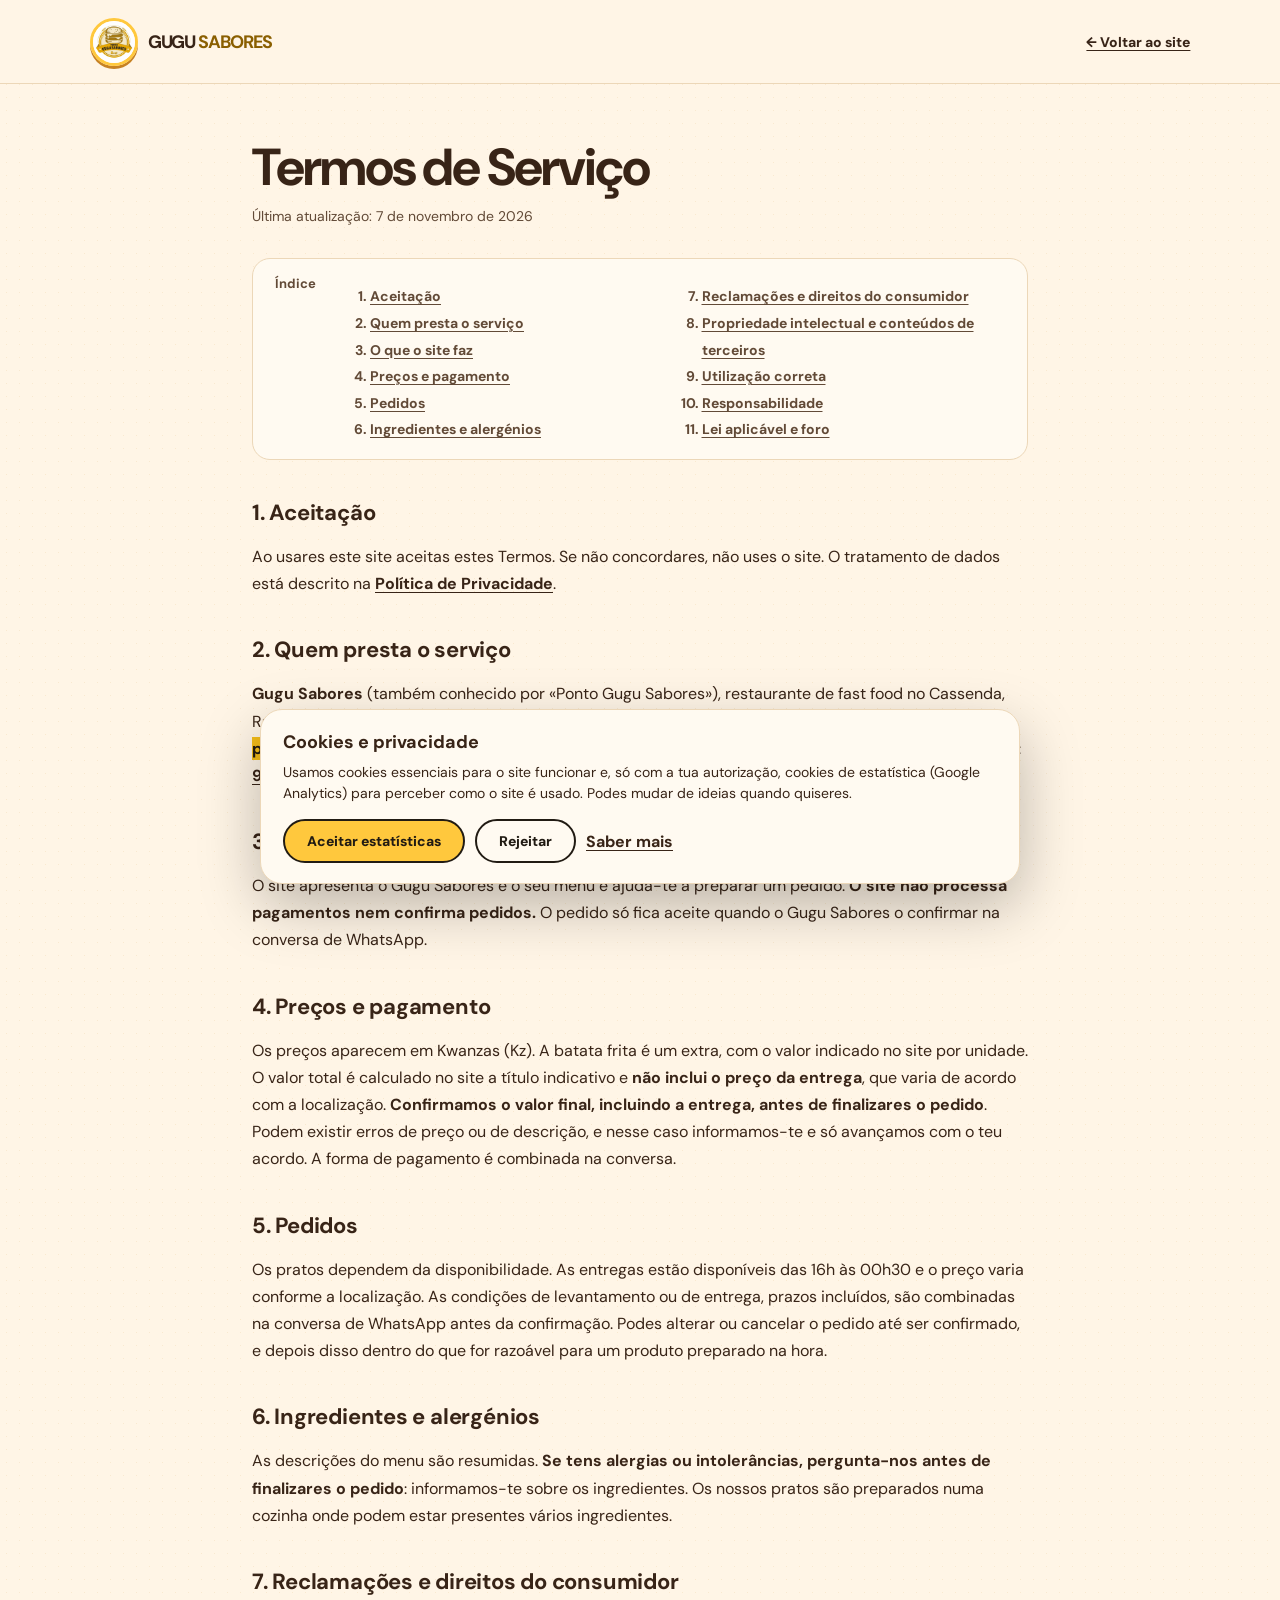
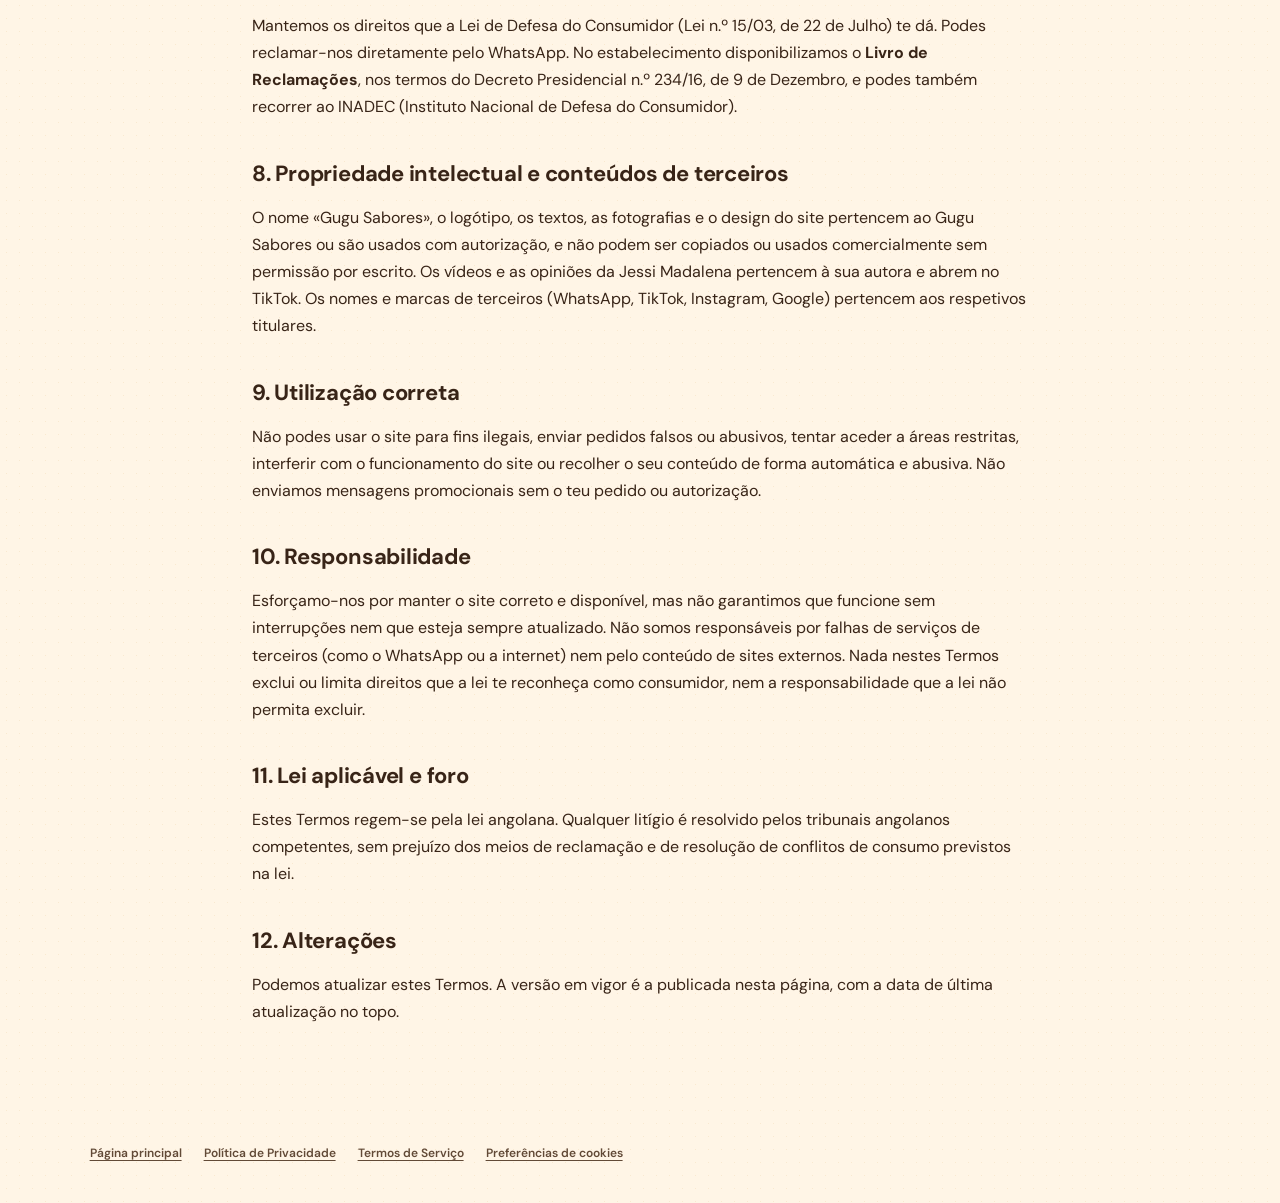
<file: public/termos.html>
<!doctype html>
<html lang="pt">
<head>
<meta charset="utf-8">
<!-- Google tag (GTM-WSKVH3TZ) com Consent Mode: só carrega se o visitante já aceitou estatísticas; caso contrário carrega em cookies.js quando aceitar -->
<script>
window.dataLayer=window.dataLayer||[];function gtag(){dataLayer.push(arguments)}
gtag('consent','default',{analytics_storage:'denied',ad_storage:'denied',ad_user_data:'denied',ad_personalization:'denied'});window.__guguDefault=true;
(function(){var ok=false;try{var v=JSON.parse(localStorage.getItem('gugu-consent'));ok=!!(v&&v.v===1&&v.analytics===true&&Date.now()-v.ts<31536000000)}catch(e){}
if(!ok)return;gtag('consent','update',{analytics_storage:'granted'});
var s=document.createElement('script');s.async=true;s.src='https://www.googletagmanager.com/gtm.js?id=GTM-WSKVH3TZ';document.head.appendChild(s);
gtag('js',new Date());window.__guguTag=true})();
</script>
<meta name="viewport" content="width=device-width,initial-scale=1,viewport-fit=cover"><meta name="theme-color" content="#f6f0df">
<title>Termos de Serviço | Gugu Sabores</title>
<meta name="description" content="Condições de utilização do site do Gugu Sabores: pedidos pelo WhatsApp, preços em Kwanzas, reclamações, propriedade intelectual e lei aplicável (Angola).">
<meta name="robots" content="index,follow"><link rel="canonical" href="https://gugu-sabores.web.app/termos.html">
<link rel="apple-touch-icon" sizes="180x180" href="assets/favicon_io/apple-touch-icon.png">
<link rel="icon" type="image/png" sizes="32x32" href="assets/favicon_io/favicon-32x32.png">
<link rel="icon" type="image/png" sizes="16x16" href="assets/favicon_io/favicon-16x16.png">
<link rel="manifest" href="assets/favicon_io/site.webmanifest">
<meta property="og:type" content="website"><meta property="og:site_name" content="Gugu Sabores"><meta property="og:locale" content="pt_AO"><meta property="og:title" content="Termos de Serviço | Gugu Sabores"><meta property="og:description" content="Condições de utilização do site do Gugu Sabores: pedidos pelo WhatsApp, preços em Kwanzas, reclamações, propriedade intelectual e lei aplicável (Angola)."><meta property="og:url" content="https://gugu-sabores.web.app/termos.html"><meta property="og:image" content="https://gugu-sabores.web.app/assets/logo-gugu.jpg">
<link rel="stylesheet" href="style.css"><link rel="stylesheet" href="a11y.css"><link rel="stylesheet" href="legal.css">
<script src="a11y.js" defer></script><script src="cookies.js" defer></script>
</head>
<body>
<script>try{if(localStorage.getItem('gugu-theme')==='dark')document.body.classList.add('dark')}catch(e){}</script>
<a class="skip-link" href="#conteudo">Saltar para o conteúdo</a>
<header class="legal-header"><a class="brand" href="index.html" aria-label="Gugu Sabores, página principal"><img src="assets/logo-gugu.jpg" alt="Logótipo do Gugu Sabores" width="48" height="48"><span>GUGU <b>SABORES</b></span></a><a class="legal-back" href="index.html">← Voltar ao site</a></header>
<main id="conteudo" tabindex="-1" class="legal-main">

<h1>Termos de Serviço</h1>
<p class="updated">Última atualização: 7 de novembro de 2026</p>
<nav class="toc" aria-label="Índice"><strong>Índice</strong><ol><li><a href="#aceitacao">Aceitação</a></li><li><a href="#prestador">Quem presta o serviço</a></li><li><a href="#servico">O que o site faz</a></li><li><a href="#precos">Preços e pagamento</a></li><li><a href="#pedidos">Pedidos</a></li><li><a href="#alergenios">Ingredientes e alergénios</a></li><li><a href="#reclamacoes">Reclamações e direitos do consumidor</a></li><li><a href="#propriedade">Propriedade intelectual e conteúdos de terceiros</a></li><li><a href="#uso">Utilização correta</a></li><li><a href="#responsabilidade">Responsabilidade</a></li><li><a href="#lei">Lei aplicável e foro</a></li></ol></nav>
<h2 id="aceitacao">1. Aceitação</h2>
<p>Ao usares este site aceitas estes Termos. Se não concordares, não uses o site. O tratamento de dados está descrito na <a href="privacidade.html">Política de Privacidade</a>.</p>
<h2 id="prestador">2. Quem presta o serviço</h2><p><strong>Gugu Sabores</strong> (também conhecido por «Ponto Gugu Sabores»), restaurante de fast food no Cassenda, Rua 3, edifício Morreus, Luanda, Angola. Entidade responsável: <mark class="fill">[denominação social e NIF — preencher]</mark>. Contacto: WhatsApp <a href="https://wa.me/244928321286" target="_blank" rel="noopener">+244 928 321 286</a> ou Instagram <a href="https://www.instagram.com/ponto_gugu_sabores" target="_blank" rel="noopener">@ponto_gugu_sabores</a>. Telefones: <a href="tel:+244928321286">928 321 286</a> / <a href="tel:+244958138784">958 138 784</a>. Horário: 16:30 às 02:30.</p>
<h2 id="servico">3. O que o site faz</h2>
<p>O site apresenta o Gugu Sabores e o seu menu e ajuda-te a preparar um pedido. <strong>O site não processa pagamentos nem confirma pedidos.</strong> O pedido só fica aceite quando o Gugu Sabores o confirmar na conversa de WhatsApp.</p>
<h2 id="precos">4. Preços e pagamento</h2>
<p>Os preços aparecem em Kwanzas (Kz). A batata frita é um extra, com o valor indicado no site por unidade. O valor total é calculado no site a título indicativo e <strong>não inclui o preço da entrega</strong>, que varia de acordo com a localização. <strong>Confirmamos o valor final, incluindo a entrega, antes de finalizares o pedido</strong>. Podem existir erros de preço ou de descrição, e nesse caso informamos-te e só avançamos com o teu acordo. A forma de pagamento é combinada na conversa.</p>
<h2 id="pedidos">5. Pedidos</h2>
<p>Os pratos dependem da disponibilidade. As entregas estão disponíveis das 16h às 00h30 e o preço varia conforme a localização. As condições de levantamento ou de entrega, prazos incluídos, são combinadas na conversa de WhatsApp antes da confirmação. Podes alterar ou cancelar o pedido até ser confirmado, e depois disso dentro do que for razoável para um produto preparado na hora.</p>
<h2 id="alergenios">6. Ingredientes e alergénios</h2>
<p>As descrições do menu são resumidas. <strong>Se tens alergias ou intolerâncias, pergunta-nos antes de finalizares o pedido</strong>: informamos-te sobre os ingredientes. Os nossos pratos são preparados numa cozinha onde podem estar presentes vários ingredientes.</p>
<h2 id="reclamacoes">7. Reclamações e direitos do consumidor</h2>
<p>Mantemos os direitos que a Lei de Defesa do Consumidor (Lei n.º 15/03, de 22 de Julho) te dá. Podes reclamar-nos diretamente pelo WhatsApp. No estabelecimento disponibilizamos o <strong>Livro de Reclamações</strong>, nos termos do Decreto Presidencial n.º 234/16, de 9 de Dezembro, e podes também recorrer ao INADEC (Instituto Nacional de Defesa do Consumidor).</p>
<h2 id="propriedade">8. Propriedade intelectual e conteúdos de terceiros</h2>
<p>O nome «Gugu Sabores», o logótipo, os textos, as fotografias e o design do site pertencem ao Gugu Sabores ou são usados com autorização, e não podem ser copiados ou usados comercialmente sem permissão por escrito. Os vídeos e as opiniões da Jessi Madalena pertencem à sua autora e abrem no TikTok. Os nomes e marcas de terceiros (WhatsApp, TikTok, Instagram, Google) pertencem aos respetivos titulares.</p>
<h2 id="uso">9. Utilização correta</h2>
<p>Não podes usar o site para fins ilegais, enviar pedidos falsos ou abusivos, tentar aceder a áreas restritas, interferir com o funcionamento do site ou recolher o seu conteúdo de forma automática e abusiva. Não enviamos mensagens promocionais sem o teu pedido ou autorização.</p>
<h2 id="responsabilidade">10. Responsabilidade</h2>
<p>Esforçamo-nos por manter o site correto e disponível, mas não garantimos que funcione sem interrupções nem que esteja sempre atualizado. Não somos responsáveis por falhas de serviços de terceiros (como o WhatsApp ou a internet) nem pelo conteúdo de sites externos. Nada nestes Termos exclui ou limita direitos que a lei te reconheça como consumidor, nem a responsabilidade que a lei não permita excluir.</p>
<h2 id="lei">11. Lei aplicável e foro</h2>
<p>Estes Termos regem-se pela lei angolana. Qualquer litígio é resolvido pelos tribunais angolanos competentes, sem prejuízo dos meios de reclamação e de resolução de conflitos de consumo previstos na lei.</p>
<h2 id="alteracoes">12. Alterações</h2>
<p>Podemos atualizar estes Termos. A versão em vigor é a publicada nesta página, com a data de última atualização no topo.</p>

</main>
<div class="legal-bar"><nav aria-label="Legal"><a href="index.html">Página principal</a><a href="privacidade.html">Política de Privacidade</a><a href="termos.html">Termos de Serviço</a><button type="button" class="linklike" id="cookie-prefs">Preferências de cookies</button></nav></div>
</body></html>
</file>
<file: public/seo.css>
.seo-info{padding:56px 22px;max-width:1100px;margin:0 auto}
.seo-wrap h2{font-size:clamp(1.5rem,3vw,2.1rem);margin:0 0 14px;line-height:1.15}
.seo-wrap h3{margin:30px 0 12px;font-size:1.2rem}
.seo-wrap p{line-height:1.65;max-width:75ch}
.seo-wrap a{color:inherit;text-decoration:underline;text-underline-offset:3px}
.seo-table-wrap{overflow-x:auto;margin:22px 0}
.seo-info table{width:100%;border-collapse:collapse;min-width:520px}
.seo-info caption{text-align:left;font-weight:700;padding-bottom:10px}
.seo-info th,.seo-info td{text-align:left;padding:10px 12px;border-bottom:1px solid color-mix(in srgb,currentColor 18%,transparent);vertical-align:top}
.seo-info thead th{font-size:.8rem;text-transform:uppercase;letter-spacing:.06em;opacity:.7}
.seo-info td:last-child{white-space:nowrap;font-weight:700}
.seo-info details{border-bottom:1px solid color-mix(in srgb,currentColor 18%,transparent);padding:12px 0}
.seo-info summary{cursor:pointer;font-weight:700}
.seo-info details p{margin:10px 0 0}
</file>
<file: public/a11y.css>
/* Acessibilidade, navegação por teclado e aviso de cookies — Gugu Sabores */
.sr-only{position:absolute!important;width:1px;height:1px;margin:-1px;padding:0;overflow:hidden;clip:rect(0 0 0 0);clip-path:inset(50%);white-space:nowrap;border:0}
.skip-link{position:fixed;top:8px;left:8px;z-index:1000;padding:12px 18px;border-radius:12px;background:#211b13;color:#fff7e7;font-weight:800;font-size:14px;transform:translateY(-200%);transition:transform .15s}
.skip-link:focus{transform:translateY(0)}
:focus-visible{outline:3px solid #211b13;outline-offset:3px;box-shadow:0 0 0 6px #f4bd19;border-radius:6px}
body.dark :focus-visible{outline-color:#fff7e7}
[tabindex="-1"]:focus,[tabindex="-1"]:focus-visible{outline:none;box-shadow:none}
.cat-tab:focus-visible,.product-card:focus-visible{outline-offset:2px}
/* alvos de toque/clique de pelo menos 44x44 px */
.tools select,.icon-btn{height:44px;min-width:44px}
.icon-btn{width:44px}
.mobile-menu{min-width:44px;min-height:44px}
.stepper button{width:44px;height:44px}
.stepper input{min-height:44px}
.close-builder{min-width:44px;min-height:44px}
.cat-tab,.product-card,.btn,.order-top{min-height:44px}
/* contraste de cor (WCAG AA) */
.kicker{color:#b4430c}
body.dark .kicker{color:var(--orange)}
.brand b{color:#8a5f00}
body.dark .brand b{color:#f4bd19}
footer,footer small,footer span{font-size:12px}
/* texto legal discreto */
.legal-note{display:block;margin-top:10px;font-size:12px;line-height:1.55;color:var(--muted);max-width:60ch}
.legal-note a,.legal-bar a{text-decoration:underline;text-underline-offset:3px}
.feedback-heading .legal-note{margin:14px 0 0}
.legal-bar{padding:18px 7vw 28px;font-size:12px;color:var(--muted)}
.legal-bar nav{display:flex;flex-wrap:wrap;gap:8px 22px;font-size:12px;font-weight:600;align-items:center}
.linklike{background:none;border:0;padding:8px 0;font:inherit;font-weight:600;color:inherit;text-decoration:underline;text-underline-offset:3px;cursor:pointer;min-height:44px}
.random-pause{margin-top:14px;min-height:44px;padding:0 18px;border-radius:999px;border:1px solid var(--line);background:var(--cream);color:var(--ink);font-weight:700;font-size:13px;cursor:pointer}
.random-pause[aria-pressed="true"]{background:var(--yellow);border-color:var(--yellow);color:#211b13}
/* aviso de cookies */
.cookie-banner{position:fixed;left:16px;right:16px;bottom:calc(16px + env(safe-area-inset-bottom,0px));z-index:900;max-width:760px;margin:0 auto;padding:20px 22px;border-radius:22px;background:var(--cream);color:var(--ink);border:1px solid var(--line);box-shadow:0 22px 60px #0004}
.cookie-banner[hidden]{display:none}
.cookie-banner h2{margin:0 0 8px;font-size:18px;letter-spacing:0}
.cookie-banner p{margin:0 0 14px;font-size:14px;line-height:1.55}
.cookie-banner a{text-decoration:underline;text-underline-offset:3px;font-weight:700}
.ck-actions{display:flex;flex-wrap:wrap;gap:10px;align-items:center}
.ck-btn{min-height:44px;padding:0 22px;border-radius:999px;border:2px solid #211b13;background:var(--cream);color:#211b13;font-weight:800;font-size:14px;cursor:pointer}
.ck-btn.primary{background:var(--yellow);border-color:#211b13}
body.dark .ck-btn{border-color:#fff7e7;color:#fff7e7;background:transparent}
body.dark .ck-btn.primary{background:var(--yellow);color:#211b13}
@media (prefers-reduced-motion:reduce){
  *,*::before,*::after{animation-duration:.01ms!important;animation-iteration-count:1!important;animation-delay:0s!important;transition-duration:.01ms!important;scroll-behavior:auto!important}
  .reveal{opacity:1!important;transform:none!important}
}
@media (forced-colors:active){.cookie-banner,.ck-btn,.random-pause{border:2px solid CanvasText}}

/* contactos, horário e entregas */
.contact-info{list-style:none;padding:0;margin:18px 0 6px;display:grid;gap:6px;font-size:15px;line-height:1.5}
.contact-info a{text-decoration:underline;text-underline-offset:3px;font-weight:700}
</file>
<file: public/style.css>
@import url('https://fonts.googleapis.com/css2?family=DM+Sans:wght@400;500;600;700;800&family=Playfair+Display:ital,wght@0,700;0,800;1,700;1,800&display=swap');
:root{--paper:#f8f4e8;--ink:#211b13;--muted:#756b5a;--yellow:#f4bd19;--orange:#e76625;--cream:#fff9e9;--line:#e4dbc5;--green:#20a45a;--shadow:0 22px 60px #4b35151b}*{box-sizing:border-box}html{scroll-behavior:smooth;scroll-padding-top:92px}body{margin:0;background:var(--paper);color:var(--ink);font-family:'DM Sans',sans-serif;transition:background .35s,color .35s}body.dark{--paper:#1b1915;--ink:#fff7e7;--muted:#c0b6a2;--cream:#27231c;--line:#494031;--shadow:0 22px 60px #0005}a{color:inherit;text-decoration:none}button,select{font:inherit}.topbar{height:84px;padding:0 7vw;display:flex;align-items:center;justify-content:space-between;gap:24px;position:sticky;top:0;z-index:20;background:color-mix(in srgb,var(--paper) 92%,transparent);backdrop-filter:blur(16px);border-bottom:1px solid color-mix(in srgb,var(--line) 60%,transparent)}.brand{display:flex;align-items:center;gap:10px;font-weight:800;letter-spacing:-.06em;font-size:18px}.brand img{width:48px;height:48px;border-radius:50%;object-fit:cover;border:2px solid var(--yellow)}.brand b{color:#d99c00}nav{display:flex;gap:34px;font-size:13px;font-weight:700;color:var(--muted)}nav a:hover,footer a:hover{color:var(--orange)}.tools{display:flex;align-items:center;gap:10px}.tools select,.icon-btn{height:38px;border:1px solid var(--line);border-radius:12px;background:var(--cream);color:var(--ink);padding:0 10px}.icon-btn{width:38px;font-size:18px;cursor:pointer}.order-top{background:var(--yellow);border-radius:999px;padding:12px 18px;font-size:12px;font-weight:800}.mobile-menu{display:none}.hero{min-height:640px;padding:86px 10vw 74px;display:grid;grid-template-columns:1.05fr .95fr;align-items:center;gap:40px;position:relative;overflow:hidden;background:radial-gradient(ellipse at 77% 48%,#f9dc78 0,#f7eab8 27%,transparent 28%)}body.dark .hero{background:radial-gradient(ellipse at 77% 48%,#604b1b 0,#28251c 27%,transparent 28%)}.kicker{font-size:10px;letter-spacing:.17em;font-weight:800;color:var(--orange);margin:0 0 17px}.kicker>span:first-child{color:var(--yellow);font-size:18px;vertical-align:middle;margin-right:7px}.hero h1,.welcome h2,.section-head h2,.random-section h2,.contact-card h2{font-size:clamp(42px,5vw,70px);letter-spacing:-.06em;line-height:.99;margin:0;font-weight:800}.hero h1 em,.welcome h2 em,.section-head h2 em,.random-section h2 em,.contact-card h2 em{font-family:'Playfair Display',serif;color:var(--orange);font-weight:700}.hero-desc{font-size:15px;line-height:1.8;color:var(--muted);max-width:450px;margin:23px 0 27px}.hero-actions{display:flex;align-items:center;gap:25px}.btn{display:inline-flex;align-items:center;justify-content:center;gap:18px;border-radius:999px;padding:15px 21px;font-weight:800;font-size:12px;transition:transform .2s,box-shadow .2s}.btn:hover,.order-top:hover{transform:translateY(-3px);box-shadow:0 10px 22px #37281122}.btn-dark{background:var(--ink);color:var(--paper)}.plain-link{font-size:12px;font-weight:700;border-bottom:1px solid var(--yellow);padding-bottom:5px}.trust{display:flex;flex-direction:column;gap:5px;margin-top:40px}.trust span{color:#eea900;letter-spacing:3px}.trust small{font-size:10px;color:var(--muted)}.hero-visual{position:relative;height:470px;display:grid;place-items:center}.sun{position:absolute;width:370px;height:370px;border-radius:50%;background:#f6c62c;box-shadow:0 0 0 22px #f6c62c2c,0 0 0 48px #f6c62c18;animation:float 5s ease-in-out infinite}.hero-badge{position:absolute;right:6%;top:8%;z-index:3;background:var(--ink);color:var(--yellow);width:91px;height:91px;border-radius:50%;display:grid;place-content:center;text-align:center;font-size:12px;line-height:1.2;transform:rotate(12deg);box-shadow:0 9px 24px #0002}.hero-badge b{font-size:17px}.food-illustration{position:relative;width:255px;height:220px;filter:drop-shadow(0 20px 12px #512f2340);z-index:2;animation:float 4.3s ease-in-out infinite}.food-illustration i{position:absolute;display:block}.bun-top{left:20px;top:10px;width:215px;height:83px;border-radius:130px 130px 40px 40px;background:linear-gradient(#f6ba52,#dc7a27);border-bottom:9px solid #ae541f;transform:rotate(-4deg)}.bun-top:after{content:'✦　·　✦　·　✦';position:absolute;left:51px;top:24px;color:#fff1bf;font-size:14px;transform:rotate(4deg)}.lettuce{left:19px;top:88px;width:220px;height:27px;background:#63a63a;border-radius:50%;clip-path:polygon(0 35%,10% 0,19% 40%,29% 0,40% 47%,50% 0,61% 45%,71% 0,82% 42%,92% 0,100% 32%,95% 100%,4% 100%)}.cheese{left:32px;top:104px;width:196px;height:33px;background:#f5c82c;clip-path:polygon(0 0,100% 0,100% 100%,82% 71%,70% 100%,51% 70%,35% 100%,19% 68%,0 100%)}.patty{left:29px;top:127px;width:200px;height:40px;border-radius:30px;background:linear-gradient(#71341f,#432016)}.tomato{left:39px;top:160px;width:185px;height:18px;border-radius:50%;background:#d74833}.bun-bottom{left:35px;top:173px;width:190px;height:31px;border-radius:0 0 50px 50px;background:linear-gradient(#f3b354,#ce762d);border-top:5px solid #fbd087}.scribble{position:absolute;left:3%;top:13%;font-family:'Playfair Display';font-style:italic;font-size:32px;color:var(--orange);transform:rotate(-16deg)}.hero-caption{position:absolute;bottom:5%;font-size:9px;letter-spacing:.2em;font-weight:800}.side-note{position:absolute;writing-mode:vertical-rl;right:2%;top:34%;font-size:9px;letter-spacing:.25em;color:var(--muted)}.welcome{padding:95px 13vw;display:grid;grid-template-columns:1.1fr .9fr;gap:60px;align-items:center;background:var(--cream)}.welcome h2,.section-head h2,.random-section h2,.contact-card h2{font-size:clamp(36px,4vw,52px)}.welcome>p{font-size:14px;line-height:1.9;color:var(--muted);max-width:410px}.menu-section{padding:100px 10vw 105px}.section-head{display:flex;justify-content:space-between;align-items:end;margin-bottom:38px}.section-head>p{font-size:12px;color:var(--muted)}.category-tabs{display:flex;gap:10px;margin-bottom:23px;flex-wrap:wrap}.cat-tab{border:1px solid var(--line);color:var(--muted);background:var(--cream);padding:13px 19px;border-radius:999px;font-weight:800;font-size:12px;cursor:pointer;transition:.2s}.cat-tab.active,.cat-tab:hover{background:var(--yellow);color:#221a0c;border-color:var(--yellow);transform:translateY(-2px)}.product-grid{display:grid;grid-template-columns:repeat(2,minmax(0,1fr));gap:18px}.product-card{display:flex;align-items:center;gap:19px;padding:17px;background:var(--cream);border:1px solid var(--line);border-radius:24px;cursor:pointer;transition:transform .25s,box-shadow .25s,border-color .25s;animation:fadeUp .5s both}.product-card:hover{transform:translateY(-5px);box-shadow:var(--shadow);border-color:var(--yellow)}.product-thumb{width:116px;height:112px;flex:0 0 116px;border-radius:18px;background:#f6e8c3;display:grid;place-items:center;overflow:hidden}.product-thumb .food-illustration{transform:scale(.42);filter:drop-shadow(0 8px 6px #512f2333);animation:none}.product-meta{flex:1}.product-meta small{font-size:9px;letter-spacing:.13em;color:var(--orange);font-weight:800}.product-meta h3{font-size:17px;margin:7px 0}.product-meta p{font-weight:800;font-size:14px;margin:0;color:var(--muted)}.product-arrow{width:33px;height:33px;border-radius:50%;display:grid;place-items:center;background:#f8e6ae;font-size:15px}.builder{display:none;margin-top:36px;padding:30px;border-radius:28px;background:var(--cream);border:1px solid var(--line);box-shadow:var(--shadow);scroll-margin-top:105px;animation:fadeUp .35s both}.builder.open{display:block}.builder-top{display:flex;justify-content:space-between;align-items:start;border-bottom:1px solid var(--line);padding-bottom:19px}.builder-top h3{font-size:24px;margin:0}.close-builder{border:0;background:transparent;color:var(--muted);font-size:29px;cursor:pointer}.builder-content{display:grid;grid-template-columns:.8fr 1.2fr;gap:32px;padding-top:24px}.builder-visual{min-height:290px;border-radius:22px;background:#f4e7c7;display:grid;place-items:center;overflow:hidden}.builder-visual .food-illustration{transform:scale(1.1)}.product-description{font-size:13px;color:var(--muted);line-height:1.7;margin:0 0 24px}.option-row{display:flex;align-items:center;justify-content:space-between;font-size:13px;font-weight:700;padding-bottom:20px;border-bottom:1px solid var(--line)}.stepper{display:flex;align-items:center;border:1px solid var(--line);border-radius:12px;overflow:hidden}.stepper button{width:37px;height:35px;border:0;background:transparent;color:var(--ink);font-size:18px;cursor:pointer}.stepper input{width:40px;border:0;background:transparent;color:var(--ink);text-align:center;font-weight:800;appearance:textfield}.stepper input::-webkit-inner-spin-button{appearance:none}.extra-option{display:flex;align-items:center;gap:12px;margin:19px 0;cursor:pointer}.extra-option input{position:absolute;opacity:0}.checkmark{width:22px;height:22px;border:1px solid var(--line);border-radius:7px;display:grid;place-items:center;color:transparent}.extra-option input:checked+.checkmark{background:var(--yellow);border-color:var(--yellow);color:#32240b}.extra-option b,.extra-option small{display:block;font-size:12px}.extra-option small{margin-top:4px;color:var(--muted);font-size:10px}.total-row{display:flex;justify-content:space-between;align-items:center;border-top:1px solid var(--line);padding:18px 0;font-size:13px}.total-row strong{font-size:23px}.btn-whatsapp{background:var(--green);color:white;width:100%;font-size:13px}.btn-whatsapp:hover{box-shadow:0 10px 25px #20a45a44}.order-note{display:block;text-align:center;font-size:10px;color:var(--muted);margin-top:12px}.random-section{background:#f4bd19;min-height:430px;padding:70px 13vw;display:grid;grid-template-columns:1fr .8fr;align-items:center;overflow:hidden;color:#211b13}body.dark .random-section{background:#6d5214;color:#fff5df}.random-section .kicker{color:#8e4a17}.random-section h2 em{color:#bb4b25}.random-section p:not(.kicker){font-size:13px;line-height:1.8;max-width:390px}.random-pick{display:inline-flex;align-items:center;gap:15px;background:var(--cream);color:var(--ink);border-radius:15px;padding:14px 17px;margin-top:15px;min-width:240px;font-weight:800;font-size:14px;box-shadow:0 10px 25px #5d410f22;transition:transform .2s}.random-pick:hover{transform:translateX(6px)}.random-pick>span:first-child{font-size:24px}.random-pick b{margin-left:auto}.random-dots{display:flex;gap:5px;margin-top:17px}.random-dots i{width:6px;height:6px;background:#60400f48;border-radius:9px;transition:width .2s}.random-dots i.active{width:21px;background:#4e3310}.random-art{height:315px;display:grid;place-items:center;position:relative}.plate{height:285px;width:285px;border:14px solid #ffedbd;border-radius:50%;background:#fff9e9;display:grid;place-items:center;box-shadow:0 24px 45px #61400e35}.plate .food-illustration{transform:scale(.91)}.burst{position:absolute;right:0;top:5%;background:var(--orange);color:white;font-weight:800;text-align:center;border-radius:50%;width:88px;height:88px;display:grid;place-content:center;transform:rotate(13deg);z-index:2;font-size:13px}.contact-section{padding:95px 10vw}.contact-card{border-radius:30px;padding:60px 7vw;background:var(--cream);border:1px solid var(--line);display:grid;grid-template-columns:1fr .6fr;align-items:center;gap:25px;overflow:hidden}.contact-card>div:first-child>p:not(.kicker){max-width:490px;color:var(--muted);font-size:13px;line-height:1.8;margin:20px 0 25px}.contact-links{display:flex;gap:12px;flex-wrap:wrap}.btn-outline{border:1px solid var(--line);background:transparent}.contact-mark{height:215px;display:grid;place-items:center;position:relative}.contact-mark img{width:175px;height:175px;object-fit:cover;border-radius:50%;opacity:.2}.contact-mark span{position:absolute;text-align:center;font-weight:800;font-size:21px;line-height:1.1;letter-spacing:.08em;color:#9b7317}footer{padding:26px 7vw;border-top:1px solid var(--line);display:flex;align-items:center;justify-content:space-between;font-size:10px;color:var(--muted)}.footer-brand{color:var(--ink)}.reveal{opacity:0;transform:translateY(22px);transition:opacity .7s ease,transform .7s ease}.reveal.visible{opacity:1;transform:translateY(0)}@keyframes float{0%,100%{transform:translateY(0) rotate(-2deg)}50%{transform:translateY(-13px) rotate(2deg)}}@keyframes fadeUp{from{opacity:0;transform:translateY(14px)}to{opacity:1;transform:translateY(0)}}@media(max-width:850px){.topbar{padding:0 5vw}.topbar nav{gap:17px}.hero{padding-left:7vw;padding-right:7vw;min-height:560px}.hero-visual{transform:scale(.83)}.welcome{padding:75px 8vw;gap:30px}.menu-section{padding:80px 7vw}.random-section{padding:60px 8vw}.contact-section{padding:70px 7vw}}@media(max-width:640px){.topbar{height:70px}.brand img{width:41px;height:41px}.brand{font-size:15px}.topbar nav{display:none;position:absolute;left:0;right:0;top:70px;background:var(--paper);padding:20px 6vw;flex-direction:column;border-bottom:1px solid var(--line)}.topbar nav.show{display:flex}.tools{margin-left:auto}.order-top{display:none}.mobile-menu{display:block;border:0;background:transparent;color:var(--ink);font-size:22px}.hero{display:flex;flex-direction:column;align-items:stretch;padding:62px 7vw 48px;gap:8px;min-height:0}.hero h1{font-size:48px}.hero-visual{height:320px;transform:none;margin-top:8px}.sun{width:230px;height:230px}.hero-visual .food-illustration{transform:scale(.75)}.side-note{display:none}.welcome{display:block;padding:66px 8vw}.welcome h2{font-size:38px}.welcome>p{margin-top:23px}.section-head{display:block}.section-head>p{margin-top:12px}.menu-section{padding:70px 5vw}.cat-tab{font-size:11px;padding:12px}.product-grid{grid-template-columns:1fr}.product-card{padding:13px}.product-thumb{width:91px;height:88px;flex-basis:91px}.builder{padding:20px 15px}.builder-content{grid-template-columns:1fr;gap:18px}.builder-visual{min-height:210px}.builder-visual .food-illustration{transform:scale(.83)}.random-section{grid-template-columns:1fr;padding:64px 8vw 50px}.random-art{height:260px}.plate{width:235px;height:235px}.plate .food-illustration{transform:scale(.72)}.burst{right:6%}.contact-section{padding:60px 5vw}.contact-card{padding:34px 25px;grid-template-columns:1fr}.contact-card h2{font-size:40px}.contact-mark{height:145px}.contact-mark img{width:130px;height:130px}.contact-mark span{font-size:17px}footer{padding:24px 6vw;gap:13px;flex-wrap:wrap}footer>span{order:3;width:100%}}
/* Ilustrações CSS dos outros pratos */
.wrap-body{left:42px;top:22px;width:170px;height:180px;border-radius:48% 48% 40% 40%;background:linear-gradient(100deg,#f4d17e,#fff0bc 45%,#e7bd60);transform:rotate(24deg);border:8px solid #dfb454;box-shadow:inset -15px -2px 0 #dcae50}.wrap-fill{left:77px;top:50px;width:102px;height:60px;border-radius:50%;background:linear-gradient(90deg,#8c4325 0 28%,#6f9c3e 29% 50%,#dc5639 51% 70%,#f2c845 71%);transform:rotate(24deg)}.wrap-fold{left:39px;top:22px;width:170px;height:60px;border-radius:50% 50% 10% 10%;border-top:9px solid #ffedb5;transform:rotate(24deg)}.wrap-tip{left:40px;top:144px;width:78px;height:55px;background:#e8bc61;clip-path:polygon(0 0,100% 10%,25% 100%);transform:rotate(24deg)}.sandwich-bread{left:28px;top:25px;width:205px;height:168px;background:linear-gradient(135deg,#f5ca79,#d98c3b);clip-path:polygon(0 95%,15% 10%,87% 0,100% 88%,87% 100%);border-radius:28px}.sandwich-fill{left:38px;top:89px;width:190px;height:45px;background:linear-gradient(#71a03d 0 25%,#d94c32 26% 48%,#f5d046 49% 67%,#744026 68%);clip-path:polygon(0 0,100% 15%,92% 100%,12% 100%)}.sandwich-top{left:35px;top:33px;width:194px;height:74px;background:linear-gradient(135deg,#ffdb8c,#e39b49);clip-path:polygon(4% 92%,24% 9%,86% 0,100% 90%,73% 100%);border-radius:25px}
:root{--paper:#fff5e6;--ink:#382417;--muted:#806b59;--yellow:#ffc83d;--orange:#d9502b;--cream:#fffaf1;--line:#ecd7b8;--green:#23894f;--shadow:0 18px 40px #673a1718}body{background-color:var(--paper);background-image:radial-gradient(#e5bb7c33 .75px,transparent .75px);background-size:13px 13px}body.dark{--paper:#201b17;--ink:#fff2dd;--muted:#c7ad94;--cream:#2a241e;--line:#4a3a2b;--shadow:0 18px 40px #0005}h1,h2,h3,.brand{font-family:'DM Sans',system-ui,sans-serif}.topbar{border-bottom:2px solid #e9d4b1;background:color-mix(in srgb,var(--paper) 95%,transparent)}.brand img{border:3px solid var(--yellow);box-shadow:0 3px 0 #c78223}.order-top{background:var(--orange);color:white;border-radius:15px;transform:rotate(-2deg)}.hero{background:radial-gradient(ellipse at 77% 48%,#ffd56c 0,#fff0c5 27%,transparent 28%);min-height:595px}.hero h1{font-size:clamp(43px,5.2vw,73px);line-height:1.03}.hero h1 em,.welcome h2 em,.section-head h2 em,.random-section h2 em,.contact-card h2 em{color:#cf4a28}.hero .btn-dark{border-radius:15px;background:var(--orange);box-shadow:0 5px 0 #9e381f}.hero .btn-dark b{font-size:18px}.trust span{font-size:14px}.welcome{background:#fff0d7;border-radius:34px;margin:20px auto 0;max-width:1120px;padding:62px 8%;box-shadow:0 8px 0 #e9d0a7}.menu-section{padding-top:84px}.section-head h2,.welcome h2{letter-spacing:-.045em}.cat-tab{border-radius:13px;background:var(--cream);box-shadow:0 3px 0 var(--line)}.cat-tab.active{background:var(--yellow);box-shadow:0 3px 0 #d69a15}.product-card{border:2px solid #f0dfc4;border-radius:20px;box-shadow:0 5px 0 #ead8bd;padding:13px}.product-card:hover{box-shadow:0 9px 0 #ead8bd}.product-thumb{border-radius:15px;background:#f6e3bd}.product-thumb img{width:100%;height:100%;display:block;object-fit:cover;transition:transform .4s}.product-card:hover .product-thumb img{transform:scale(1.07)}.product-meta h3{font-size:16px}.product-arrow{background:var(--yellow);color:#392414}.builder{border-radius:22px;border:2px solid #f0dfc4;box-shadow:0 6px 0 #ead8bd}.builder-visual{border-radius:16px}.builder-visual img{display:block;width:100%;height:100%;min-height:290px;max-height:410px;object-fit:cover;border-radius:16px}.btn-whatsapp{border-radius:14px}.random-section{background:#ffcb48;border-radius:35px;margin:0 3vw;padding-left:10vw;padding-right:10vw}.random-pick{border-radius:15px;border:2px solid #fff0c5}.plate{border:12px solid #fff3d2}.contact-card{border:2px dashed #e2c69c;border-radius:28px}.contact-links .btn{border-radius:14px}.contact-mark img{opacity:.12}footer{background:var(--cream)}.feedback-section{padding:84px 10vw 92px;background:#f7e6c9;border-block:2px dashed #e4ca9e;margin:22px 0}body.dark .feedback-section{background:#30271e}.feedback-heading{text-align:center;max-width:700px;margin:0 auto 34px}.feedback-heading h2{font-size:clamp(34px,4vw,52px);line-height:1.1;letter-spacing:-.05em;margin:0}.feedback-heading h2 em{font-family:'Playfair Display',serif;color:var(--orange)}.feedback-heading>p:not(.kicker){font-size:14px;color:var(--muted);margin:14px 0 20px}.tiktok-follow{display:inline-flex;align-items:center;gap:12px;background:#201b19;color:white;padding:14px 21px;border-radius:14px;font-weight:800;font-size:13px;box-shadow:0 5px 0 #0002;transition:transform .2s}.tiktok-follow:hover{transform:translateY(-3px)}.tiktok-follow>b{color:#ff5d6d}.video-grid{display:grid;grid-template-columns:repeat(2,minmax(0,1fr));gap:20px;max-width:900px;margin:0 auto}.video-cover{position:relative;display:block;overflow:hidden;border-radius:20px;aspect-ratio:16/10;background:#6e452a;box-shadow:0 7px 0 #e0c49c;isolation:isolate}.video-cover:after{content:'';position:absolute;inset:25% 0 0;background:linear-gradient(transparent,#1e100de6);z-index:0}.video-cover img{width:100%;height:100%;object-fit:cover;display:block;transition:transform .45s}.video-cover:hover img{transform:scale(1.06)}.video-play{position:absolute;left:50%;top:43%;transform:translate(-50%,-50%);height:58px;width:58px;border-radius:50%;display:grid;place-items:center;padding-left:4px;background:#fff;color:var(--orange);font-size:19px;box-shadow:0 5px 20px #0003;z-index:1}.video-caption{position:absolute;z-index:1;bottom:20px;left:23px;right:20px;color:white;display:grid;grid-template-columns:1fr auto;align-items:center;gap:5px}.video-caption small{grid-column:1/-1;font-size:9px;letter-spacing:.16em;font-weight:800;color:#ffd368}.video-caption b{font-size:18px}.video-caption i{font-style:normal;border:1px solid #ffffff80;border-radius:50%;width:34px;height:34px;display:grid;place-items:center}.location-section{padding:35px 10vw 70px}.location-card{max-width:1080px;margin:auto;padding:30px 36px;display:flex;gap:22px;align-items:center;background:#f9e6b9;border:2px solid #eed49b;border-radius:22px;box-shadow:0 6px 0 #e5cd9e}.location-pin{width:58px;height:58px;display:grid;place-items:center;flex:0 0 58px;background:var(--orange);border-radius:18px;color:white;font-size:30px}.location-card .kicker{margin-bottom:7px}.location-card h2{font-size:28px;margin:0;letter-spacing:-.04em}.location-card h2 em{font-family:'Playfair Display',serif;color:var(--orange)}.location-card p:not(.kicker){margin:8px 0 0;color:#775f46;font-size:13px}.map-link{margin-left:auto;white-space:nowrap;background:#2d6b49;color:white;border-radius:13px;padding:14px 18px;font-size:12px;font-weight:800;box-shadow:0 4px 0 #1c4d33}.map-link:hover{transform:translateY(-2px)}@media(max-width:640px){.hero{background:radial-gradient(ellipse at 50% 79%,#ffd56c 0,#fff0c5 33%,transparent 34%)}.welcome{margin:0 4vw;border-radius:24px;padding:40px 8%;}.feedback-section{padding:62px 5vw}.video-grid{grid-template-columns:1fr}.video-cover{aspect-ratio:16/11}.location-section{padding:25px 5vw 55px}.location-card{padding:22px;display:grid;grid-template-columns:52px 1fr;gap:14px}.location-pin{width:52px;height:52px;flex-basis:52px}.location-card h2{font-size:23px}.map-link{grid-column:1/-1;margin:4px 0 0;justify-self:stretch;text-align:center}.builder-visual img{min-height:210px;max-height:290px}.random-section{margin:0 3vw;border-radius:25px}}
:root{--muted:#624a37}body.dark{--muted:#e1cfb9}.order-top{background:#91351f!important;color:#fff!important}.btn-whatsapp{background:#176638!important;color:#fff!important}.map-link{background:#185538!important;color:#fff!important}.tiktok-follow{background:#171412!important;color:#fff!important}.tiktok-follow span,.tiktok-follow b{color:#fff!important}.btn-outline{color:var(--ink)!important}.btn-dark{color:var(--paper)!important}.video-play{background:#fff!important;color:#8d2f1b!important}.cat-tab.active{color:#281b0e!important}.map-link span{color:#fff!important}.product-meta p,.hero-desc,.welcome>p,.contact-card>div:first-child>p:not(.kicker){color:var(--muted)}
</file>
<file: public/restaurant.css>
.hero-visual .food-illustration,.plate .food-illustration{display:block;width:300px;height:300px;position:relative;z-index:2;border:9px solid #f4bd19;border-radius:50%;background:#fffaf1 url("assets/logo-gugu.jpg") center/cover no-repeat;box-shadow:0 18px 42px #49300e36,0 0 0 10px #f4bd1925;filter:none;animation:logoArrive .85s cubic-bezier(.2,.8,.2,1) both}
.hero-visual .food-illustration i,.plate .food-illustration i{display:none}
.plate .food-illustration{width:210px;height:210px;border-width:7px;box-shadow:0 12px 30px #49300e30}
body.dark .hero-visual .food-illustration,body.dark .plate .food-illustration{background-color:#fffaf1;border-color:#ffd348;box-shadow:0 18px 45px #0008,0 0 0 10px #ffd34821}
.random-copy,.random-pick{position:relative;z-index:5}.random-art{position:relative;z-index:1}.random-pick{box-shadow:0 12px 26px #52370e38;transition:transform .25s ease,box-shadow .25s ease}.random-pick:hover{transform:translateY(-4px);box-shadow:0 17px 30px #52370e48}
.cat-tab{overflow:hidden}.cat-tab .tab-letter{display:inline-block;animation:tabLetterEnter .5s cubic-bezier(.2,.8,.2,1) both;animation-delay:calc(var(--letter-index)*18ms)}.cat-tab:hover .tab-letter{animation-name:tabLetterHover;animation-duration:.42s}.cat-tab.active .tab-letter{color:#281b0e}
@keyframes logoArrive{from{opacity:0;transform:translateY(14px) scale(.94)}to{opacity:1;transform:translateY(0) scale(1)}}
@keyframes tabLetterEnter{from{opacity:0;transform:translateY(8px) rotate(-5deg)}to{opacity:1;transform:translateY(0) rotate(0)}}
@keyframes tabLetterHover{0%,100%{transform:translateY(0) rotate(0)}45%{transform:translateY(-3px) rotate(-3deg)}}
@media(max-width:640px){.hero-visual .food-illustration{width:250px;height:250px}.plate .food-illustration{width:175px;height:175px}.random-copy,.random-pick{z-index:6}}
</file>
<file: public/legal.css>
.legal-header{display:flex;align-items:center;justify-content:space-between;gap:16px;padding:0 7vw;height:84px;position:sticky;top:0;z-index:20;background:color-mix(in srgb,var(--paper) 92%,transparent);backdrop-filter:blur(16px);border-bottom:1px solid var(--line)}
.legal-back{font-weight:800;font-size:14px;text-decoration:underline;text-underline-offset:3px;min-height:44px;display:inline-flex;align-items:center}
.legal-main{max-width:820px;margin:0 auto;padding:56px 22px 72px}
.legal-main h1{font-size:clamp(34px,5vw,52px);line-height:1.05;letter-spacing:-.04em;margin:0 0 10px}
.legal-main .updated{color:var(--muted);font-size:14px;margin:0 0 30px}
.legal-main h2{font-size:22px;margin:38px 0 10px;letter-spacing:-.01em}
.legal-main p,.legal-main li{line-height:1.7;font-size:16px}
.legal-main ul{padding-left:22px}
.legal-main a{text-decoration:underline;text-underline-offset:3px;font-weight:700}
.legal-main .toc{background:var(--cream);border:1px solid var(--line);border-radius:18px;padding:16px 22px;margin:0 0 10px}
.legal-main .toc ol{margin:8px 0 0;padding-left:20px;columns:2;column-gap:28px}
.legal-main .toc li{font-size:14px;line-height:1.9}
.legal-main .table-wrap{overflow-x:auto;margin:14px 0}
.legal-main table{width:100%;border-collapse:collapse;min-width:560px;font-size:14px}
.legal-main th,.legal-main td{text-align:left;padding:10px 12px;border-bottom:1px solid var(--line);vertical-align:top}
.legal-main th{font-size:12px;text-transform:uppercase;letter-spacing:.06em;color:var(--muted)}
mark.fill{background:#f4bd19;color:#211b13;padding:1px 6px;border-radius:6px;font-weight:700}
.legal-main .notice{background:var(--cream);border-left:5px solid var(--yellow);padding:14px 18px;border-radius:12px;margin:24px 0}
@media(max-width:640px){.legal-main .toc ol{columns:1}.legal-header{height:70px}}
</file>
